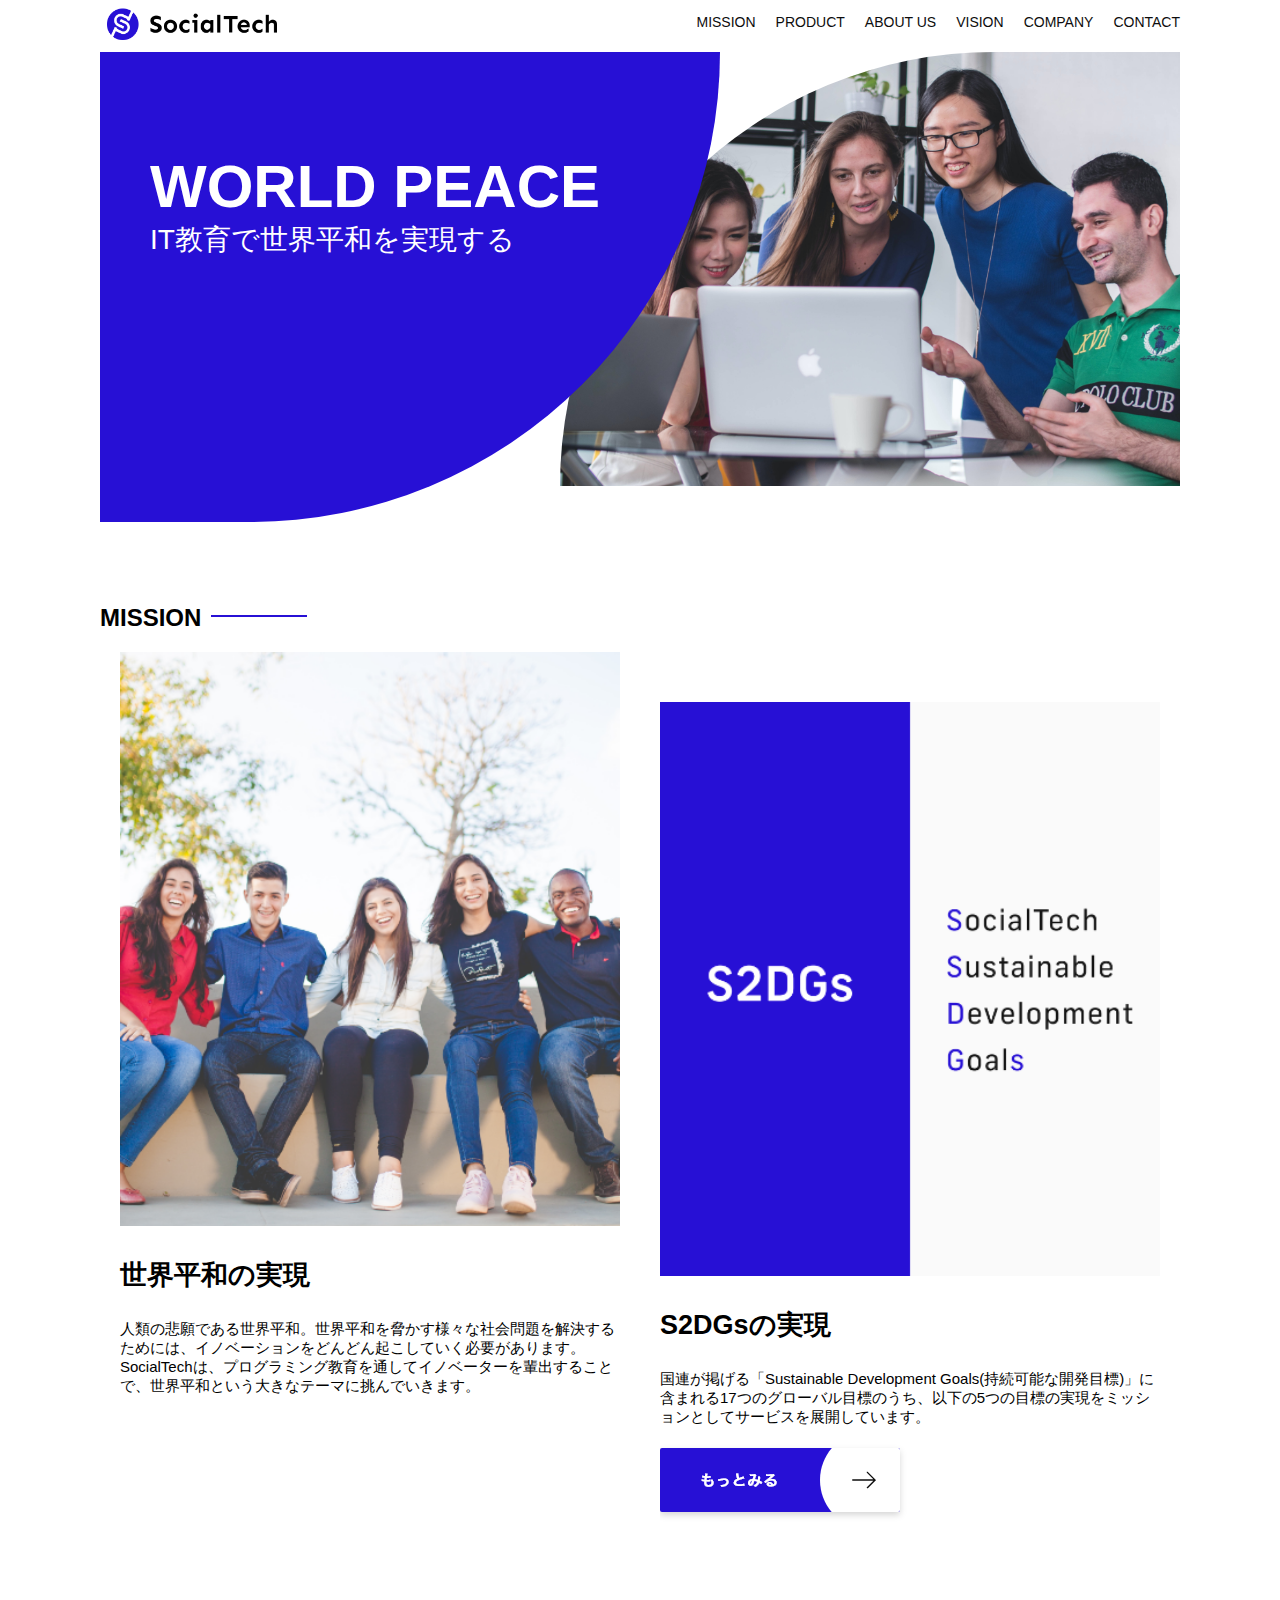
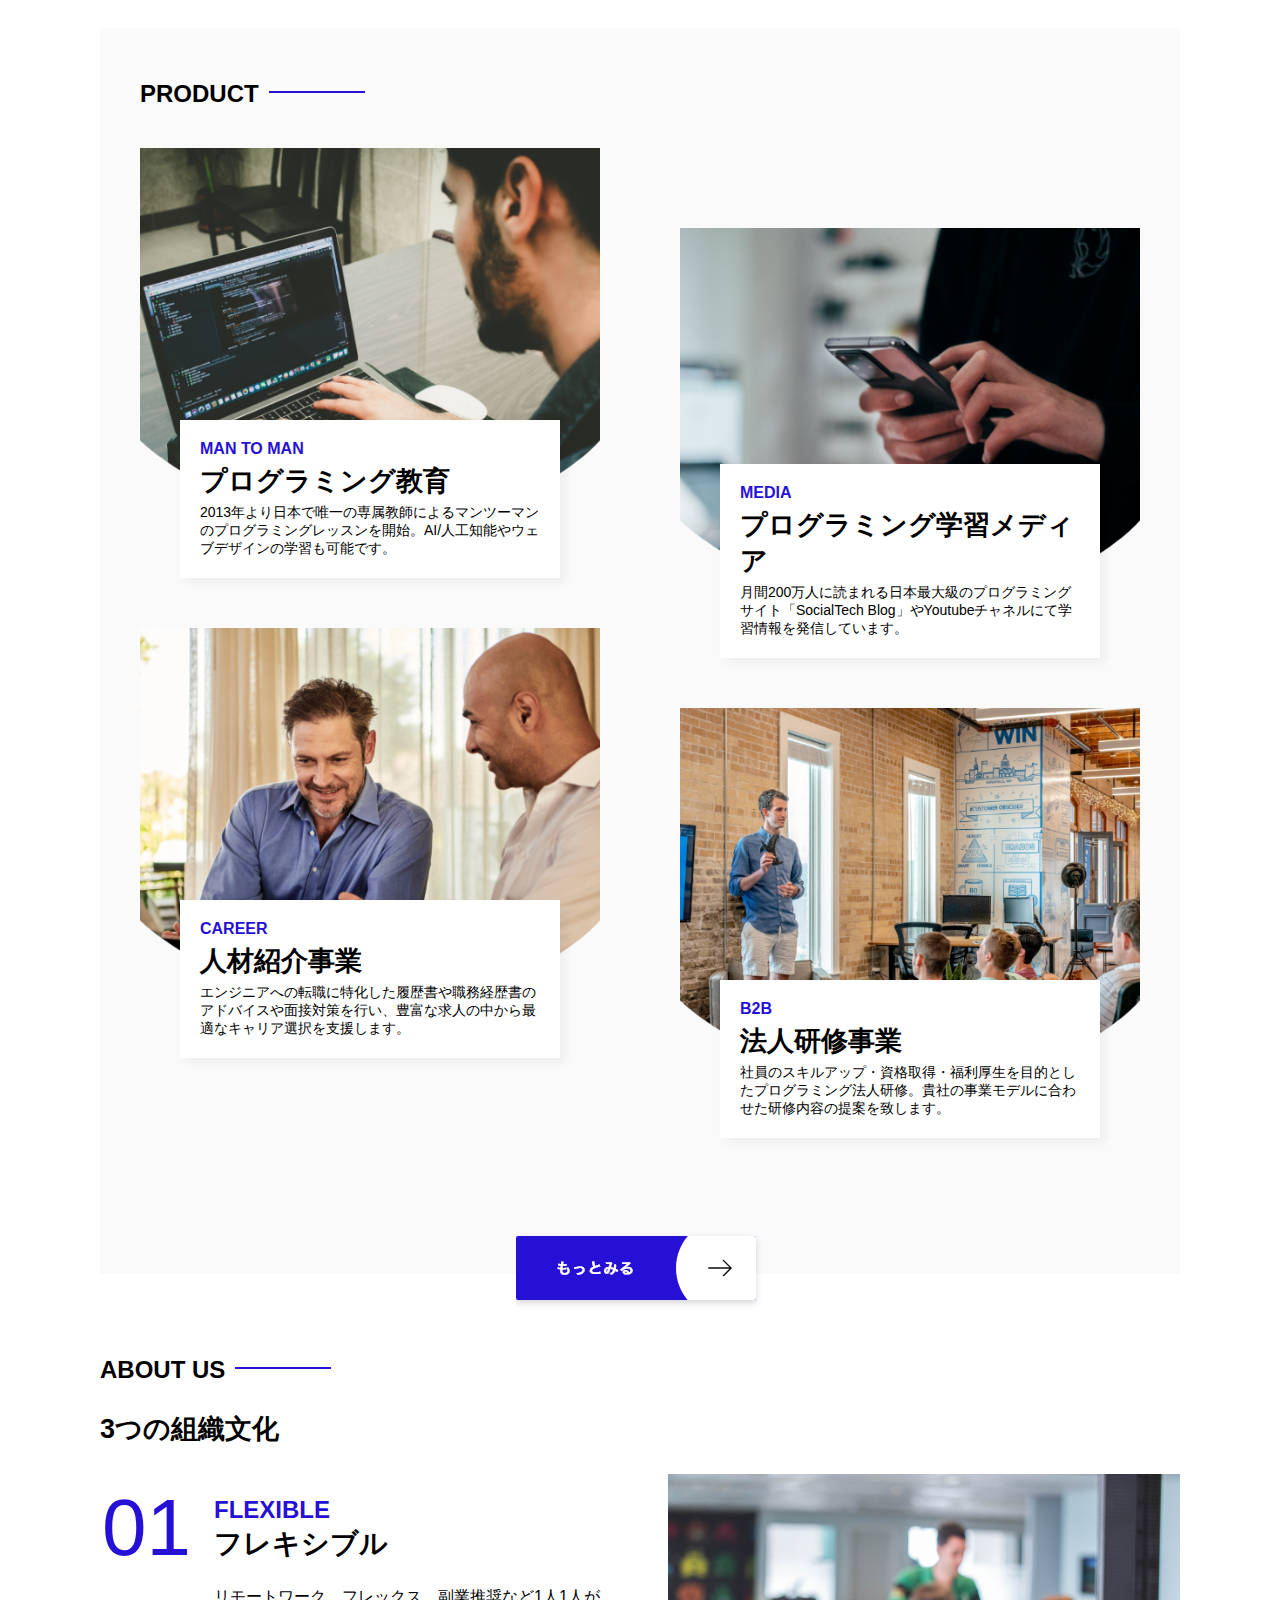
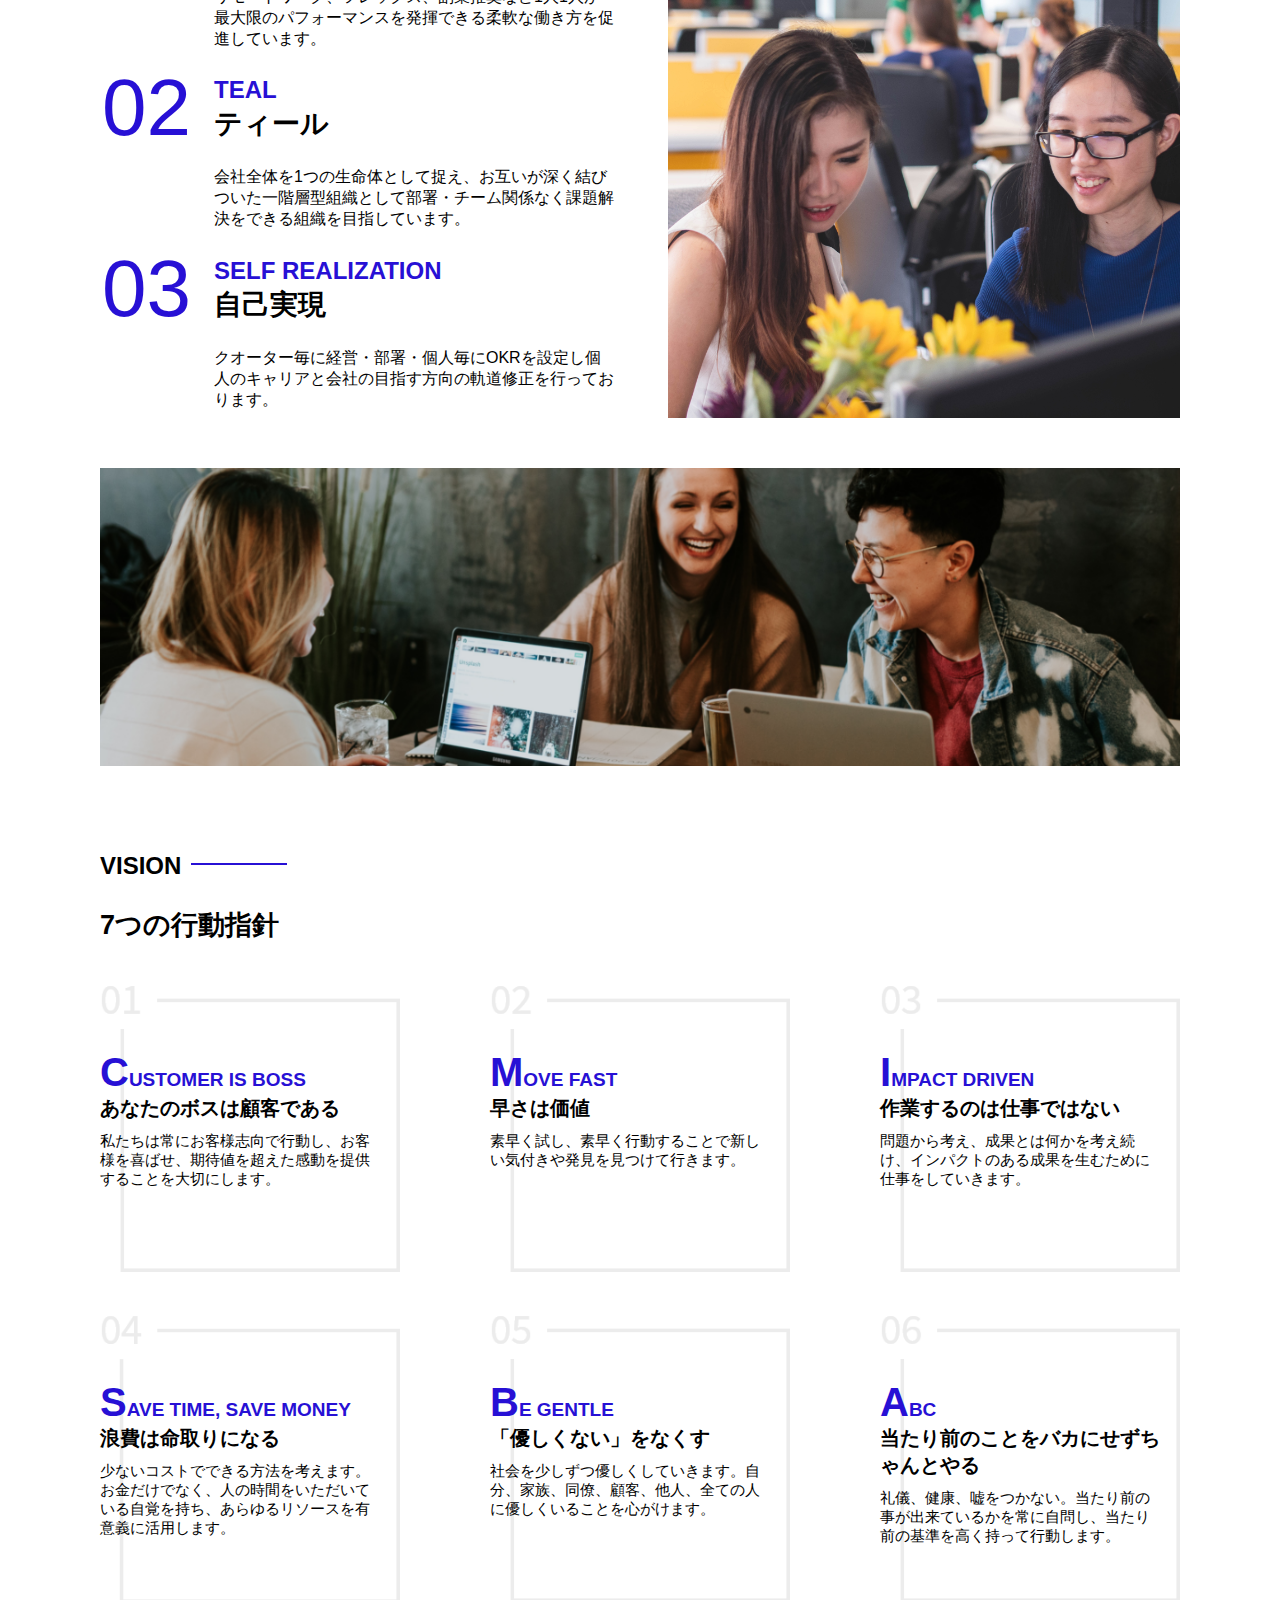
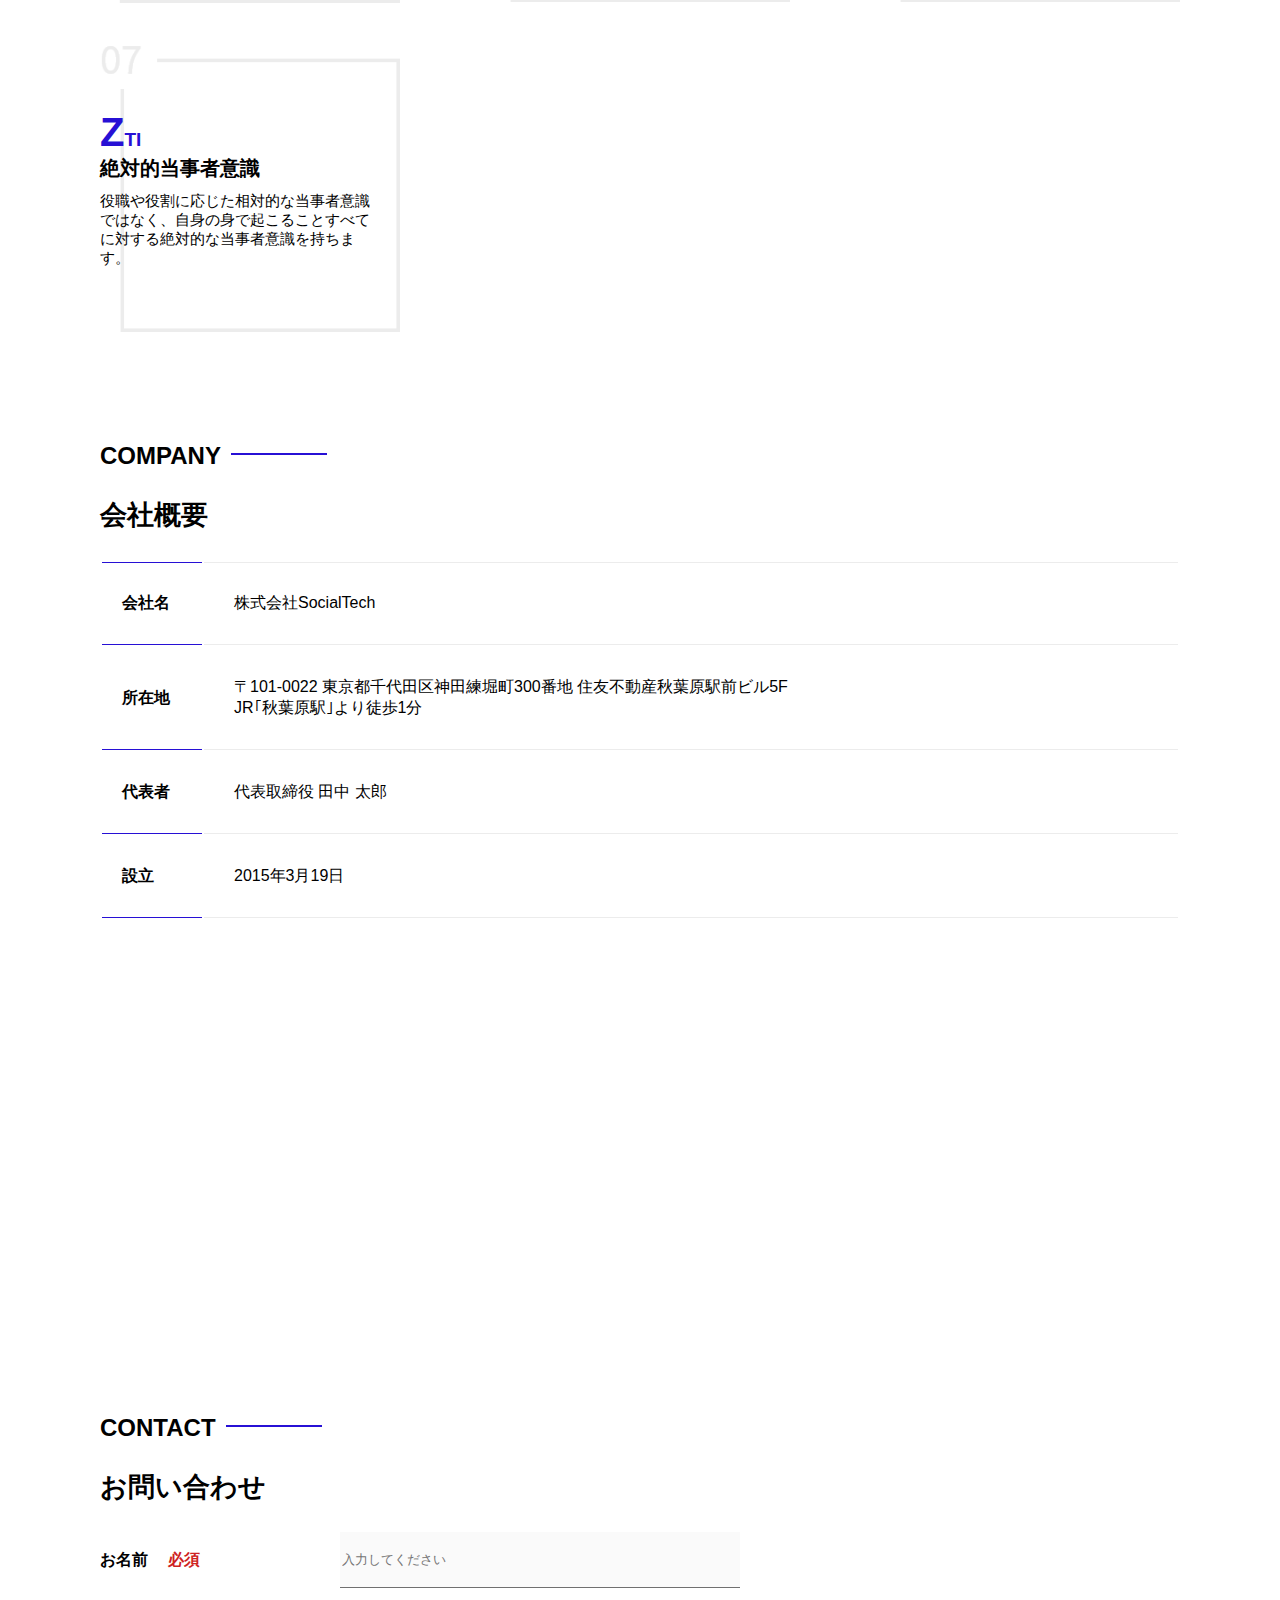
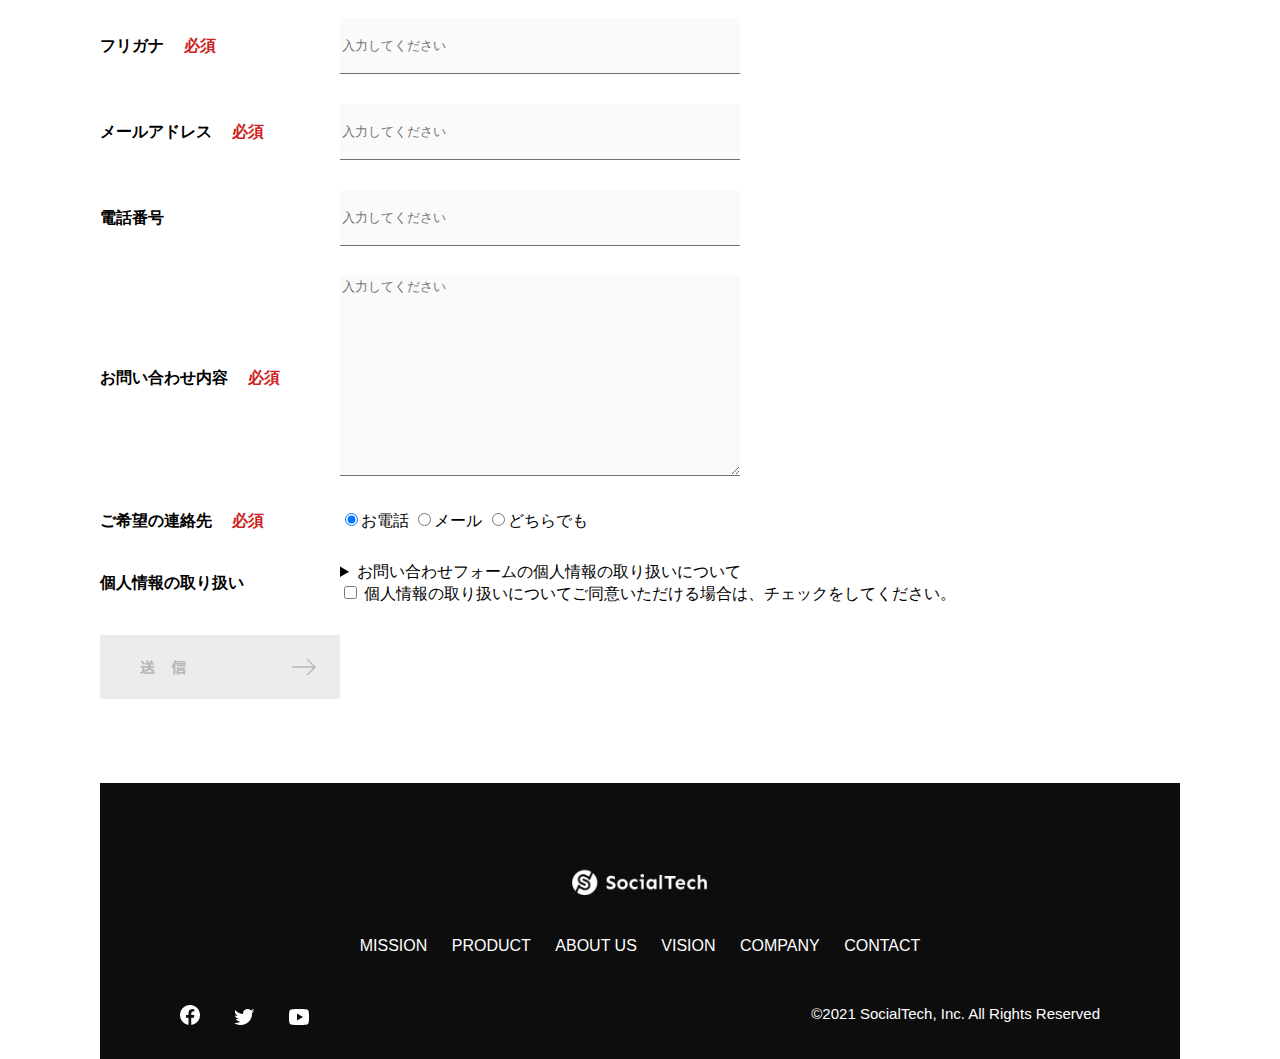
<file: kadai_tutorial_output/index.html>
<!DOCTYPE html>
<html>
  <head>
    <title>SocialTech</title>
    <meta charset="utf-8">
    <meta name="description" content="SocialTechはEdTech業界のリーディングカンパニーを目指します。">
    <meta name="viewport" content="width=device-width, initial-scale=1.0">
    <link rel="stylesheet" href="style.css">
  </head>
  <body>
    <!-- ヘッダー -->
     <header>
      <!-- ロゴ -->
       <a href="index.html" id="logo">
        <img src="images/logo.png" alt="トップページに戻る"></a>
        <!-- PC用ナビゲーション -->
         <nav id="nav-pc">
          <ul>
            <li><a href="mission.html">MISSION</a></li>
            <li><a href="product.html">PRODUCT</a></li>
            <li><a href="index.html#aboutus">ABOUT US</a></li>
            <li><a href="index.html#vision">VISION</a></li>
            <li><a href="index.html#company">COMPANY</a></li>
            <li><a href="index.html#contact">CONTACT</a></li>
          </ul>
         </nav>
         <!-- スマホ用メニューボタン -->
          <button id="menu-sp" onclick="document.getElementById('nav-sp').style.display='block'">
            <img src="images/button-menu.png" alt="ナビゲーションを開く">
          </button>
          <!-- スマホ用ナビゲーション -->
           <div id="nav-sp">
            <button id="close" onclick="document.getElementById('nav-sp').style.display='none'">
              <img src="images/button-close.png" alt="ナビゲーションを閉じる">
            </button>
            <nav>
              <ul>
                <li>
                  <a id="logo-sp" href="index.html" onclick="document.getElementById('nav-sp').style.display='none'"><img src="images/logo-sp.png" alt="トップページに戻る"></a>
                </li>
                <li><a class="menu" href="mission.html" onclick="document.getElementById('nav-sp').style.display = 'none'">MISSION</a></li>
                <li><a class="menu" href="product.html" onclick="document.getElementById('nav-sp').style.display = 'none'">PRODUCT</a></li>
                <li><a class="menu" href="index.html#aboutus" onclick="document.getElementById('nav-sp').style.display = 'none'">ABOUT US</a></li>
                <li><a class="menu" href="index.html#vision" onclick="document.getElementById('nav-sp').style.display = 'none'">VISION</a></li>
                <li><a class="menu" href="index.html#company" onclick="document.getElementById('nav-sp').style.display = 'none'">COMPANY</a></li>
                <li><a class="menu" href="index.html#contact" onclick="document.getElementById('nav-sp').style.display = 'none'">CONTACT</a></li>
              </ul>
            </nav>
            <div id="sns">
              <a href="https://www.facebook.com/sejuku2013">
                <img src="images/button-facebook.png" alt="Facebookのリンク">
              </a>
              <a href="https://twitter.com/samuraijuku">
                <img src="images/button-twitter.png" alt="Twitterのリンク">
              </a>
              <a href="https://www.youtube.com/channel/UCCFOQO5aDK0xXam4cUQXT8g">
                <img src="images/button-youtube.png" alt="YouTubeのリンク">
              </a>
            </div>
           </div>
     </header>
     <main>
      <article>
        <!-- メインビジュアル -->
         <section id="main-visual">
          <div id="main-message">
            <h1>WORLD PEACE</h1>
            <p>IT教育で世界平和を実現する</p>
          </div>
          <img src="images/index/index-main.png" alt="PCの周りに集まる多国籍の仲間たち">
         </section>
         <!-- ミッション -->
          <section id="mission">
            <h2 class="index-h2">MISSION</h2>
            <div id="mission-flex">
              <div>
                <img id="mission-photo" src="images/index/index-mission.png" alt="屋外のベンチで写真を撮影する多国籍の仲間たち">
                <h3>世界平和の実現</h3>
                <p>人類の悲願である世界平和。世界平和を脅かす様々な社会問題を解決するためには、イノベーションをどんどん起こしていく必要があります。SocialTechは、プログラミング教育を通してイノベーターを輩出することで、世界平和という大きなテーマに挑んでいきます。
                </p>
              </div>
              <div>
                <img id="s2dgs" src="images/index/s2dgs.png" alt="S2DGs">
                <h3>S2DGsの実現</h3>
                <p>国連が掲げる「Sustainable Development Goals(持続可能な開発目標)」に含まれる17つのグローバル目標のうち、以下の5つの目標の実現をミッションとしてサービスを展開しています。
                </p>
                <a href="mission.html">
                  <img src="images/button-more.png" alt="もっとみる">
                </a>
              </div>
            </div>
          </section>
          <!-- プロダクト -->
           <section id="product">
            <h2 class="index-h2">PRODUCT</h2>
            <div class="product-flex">
              <div id="product-left">
                <div>
                  <img class="product-photo" src="images/index/index-mantoman.png" alt="PCでコードを書く男性">
                  <div class="product-explain">
                    <span>MAN TO MAN</span>
                    <h3>プログラミング教育</h3>
                    <p>2013年より日本で唯一の専属教師によるマンツーマンのプログラミングレッスンを開始。AI/人工知能やウェブデザインの学習も可能です。</p>
                  </div>
                </div>
                <div>
                  <img class="product-photo" src="images/index/index-career.png" alt="笑顔で話し合う2人の男性">
                  <div class="product-explain">
                    <span>CAREER</span>
                    <h3>人材紹介事業</h3>
                    <p>エンジニアへの転職に特化した履歴書や職務経歴書のアドバイスや面接対策を行い、豊富な求人の中から最適なキャリア選択を支援します。</p>
                  </div>
                </div>
              </div>
              <div id="product-right">
                <div>
                  <img class="product-photo" src="images/index/index-media.png" alt="スマートフォンを操作する人">
                  <div class="product-explain">
                    <span>MEDIA</span>
                    <h3>プログラミング学習メディア</h3>
                    <p>月間200万人に読まれる日本最大級のプログラミングサイト「SocialTech Blog」やYoutubeチャネルにて学習情報を発信しています。</p>
                  </div>
                </div>
                <div>
                  <img class="product-photo" src="images/index/index-b2b.png" alt="公演中の男性とそれを聞く人々">
                  <div class="product-explain">
                    <span>B2B</span>
                    <h3>法人研修事業</h3>
                    <p>社員のスキルアップ・資格取得・福利厚生を目的としたプログラミング法人研修。貴社の事業モデルに合わせた研修内容の提案を致します。</p>
                  </div>
                </div>
              </div>
            </div>
            <div id="product-more">
              <a href="product.html">
                <img src="images/button-more.png" alt="もっとみる">
              </a>
            </div>
           </section>
           <!-- ABOUT US -->
            <section id="aboutus">
              <h2 class="index-h2">ABOUT US</h2>
              <h3>3つの組織文化</h3>
              <div>
                <table class="culture-table">
                  <tr>
                    <td class="culture-num">01</td>
                    <th><span class="culture-en">FLEXIBLE</span><br>フレキシブル</th>
                  </tr>
                  <tr>
                    <td>
                      <!-- 空のセル -->
                    </td>
                    <td class="culture-description">リモートワーク、フレックス、副業推奨など1人1人が最大限のパフォーマンスを発揮できる柔軟な働き方を促進しています。</td>
                  </tr>
                  <tr>
                    <td class="culture-num">02</td>
                    <th><span class="culture-en">TEAL</span><br>ティール</th>
                  </tr>
                  <tr>
                    <td>
                      <!-- 空のセル -->
                    </td>
                    <td class="culture-description">会社全体を1つの生命体として捉え、お互いが深く結びついた一階層型組織として部署・チーム関係なく課題解決をできる組織を目指しています。</td>
                  </tr>
                  <tr>
                    <td class="culture-num">03</td>
                    <th><span class="culture-en">SELF REALIZATION</span><br>自己実現</th>
                  </tr>
                  <tr>
                    <td>
                      <!-- 空のセル -->
                    </td>
                    <td class="culture-description">クオーター毎に経営・部署・個人毎にOKRを設定し個人のキャリアと会社の目指す方向の軌道修正を行っております。</td>
                  </tr>
                </table>
                  <img class="culture-img" src="images/index/index-aboutus1.png" alt="笑顔で話し合う2人の女性">
              </div>
                <img class="culture-img2" src="images/index/index-aboutus2.png" alt="笑顔で話し合う3人の男女">
            </section>
            <!-- VISION -->
             <section id="vision">
              <h2 class="index-h2">VISION</h2>
              <h3>7つの行動指針</h3>
              <div>
                <div class="vision-box">
                  <img src="images/index/vision-01.png" alt="01">
                  <div>
                    <h4>CUSTOMER IS BOSS</h4>
                    <h5>あなたのボスは顧客である</h5>
                    <p>私たちは常にお客様志向で行動し、お客様を喜ばせ、期待値を超えた感動を提供することを大切にします。</p>
                  </div>
                </div>
                <div class="vision-box">
                  <img src="images/index/vision-02.png" alt="02">
                  <div>
                    <h4>MOVE FAST</h4>
                    <h5>早さは価値</h5>
                    <p>素早く試し、素早く行動することで新しい気付きや発見を見つけて行きます。</p>
                  </div>
                </div>
                <div class="vision-box">
                  <img src="images/index/vision-03.png" alt="03">
                  <div>
                    <h4>IMPACT DRIVEN</h4>
                    <h5>作業するのは仕事ではない</h5>
                    <p>問題から考え、成果とは何かを考え続け、インパクトのある成果を生むために仕事をしていきます。</p>
                  </div>
                </div>
                <div class="vision-box">
                  <img src="images/index/vision-04.png" alt="04">
                  <div>
                    <h4>SAVE TIME, SAVE MONEY</h4>
                    <h5>浪費は命取りになる</h5>
                    <p>少ないコストでできる方法を考えます。お金だけでなく、人の時間をいただいている自覚を持ち、あらゆるリソースを有意義に活用します。</p>
                  </div>
                </div>
                <div class="vision-box">
                  <img src="images/index/vision-05.png" alt="05">
                  <div>
                    <h4>BE GENTLE</h4>
                    <h5>「優しくない」をなくす</h5>
                    <p>社会を少しずつ優しくしていきます。自分、家族、同僚、顧客、他人、全ての人に優しくいることを心がけます。</p>
                  </div>
                </div>
                <div class="vision-box">
                  <img src="images/index/vision-06.png" alt="06">
                  <div>
                    <h4>ABC</h4>
                    <h5>当たり前のことをバカにせずちゃんとやる</h5>
                    <p>礼儀、健康、嘘をつかない。当たり前の事が出来ているかを常に自問し、当たり前の基準を高く持って行動します。</p>
                  </div>
                </div>
                <div class="vision-box">
                  <img src="images/index/vision-07.png" alt="07">
                  <div>
                    <h4>ZTI</h4>
                    <h5>絶対的当事者意識</h5>
                    <p>役職や役割に応じた相対的な当事者意識ではなく、自身の身で起こることすべてに対する絶対的な当事者意識を持ちます。</p>
                  </div>
                </div>
              </div>
             </section>
             <!-- COMPANY -->
              <section id="company">
                <h2 class="index-h2">COMPANY</h2>
                <h3>会社概要</h3>
                <table id="company-table">
                  <tr>
                    <th class="tableheader tableheader-first">会社名</th>
                    <td class="cell cell-first">株式会社SocialTech</td>
                  </tr>
                  <tr>
                    <th class="tableheader">所在地</th>
                    <td class="cell">〒101-0022 東京都千代田区神田練堀町300番地 住友不動産秋葉原駅前ビル5F<br>JR｢秋葉原駅｣より徒歩1分</td>
                  </tr>
                  <tr>
                    <th class="tableheader">代表者</th>
                    <td class="cell">代表取締役 田中 太郎</td>
                  </tr>
                  <tr>
                    <th class="tableheader">設立</th>
                    <td class="cell">2015年3月19日</td>
                  </tr>
                </table>
                <iframe src="https://www.google.com/maps/embed?pb=!1m18!1m12!1m3!1d3240.068855133681!2d139.77207767578852!3d35.69992317258122!2m3!1f0!2f0!3f0!3m2!1i1024!2i768!4f13.1!3m3!1m2!1s0x60188fee13660e23%3A0x77137876edf742ac!2z5L2P5Y-L5LiN5YuV55Sj56eL6JGJ5Y6f6aeF5YmN44OT44Or!5e0!3m2!1sja!2sjp!4v1723715484995!5m2!1sja!2sjp" width="600" height="450" style="border:0;" allowfullscreen="" loading="lazy" referrerpolicy="no-referrer-when-downgrade"></iframe>
              </section>
              <section id="contact">
                <h2 class="index-h2">CONTACT</h2>
                <h3>お問い合わせ</h3>
                <form>
                  <div>
                    <div class="contact-heading">
                      <label class="contact-label">お名前<span class="contact-span">必須</span></label>
                    </div>
                    <div>
                      <input type="text" name="name" placeholder="入力してください" class="contact-textbox">
                    </div>
                  </div>
                  <div>
                    <div class="contact-heading">
                      <label class="contact-label">フリガナ<span class="contact-span">必須</span></label>
                    </div>
                    <div>
                      <input type="text" name="hurigana" placeholder="入力してください" class="contact-textbox">
                    </div>
                  </div>
                  <div>
                    <div class="contact-heading">
                      <label class="contact-label">メールアドレス<span class="contact-span">必須</span></label>
                    </div>
                    <div>
                      <input type="text" name="email" placeholder="入力してください" class="contact-textbox">
                    </div>
                  </div>
                  <div>
                    <div class="contact-heading">
                      <label class="contact-label">電話番号</label>
                    </div>
                    <div>
                      <input type="text" name="tel" placeholder="入力してください" class="contact-textbox">
                    </div>
                  </div>
                  <div>
                    <div class="contact-heading">
                      <label class="contact-label">お問い合わせ内容<span class="contact-span">必須</span></label>
                    </div>
                    <div>
                      <textarea class="contact-textarea" placeholder="入力してください" name="message"></textarea>
                    </div>
                  </div>
                  <div>
                    <div class="contact-heading">
                      <label class="contact-label">ご希望の連絡先<span class="contact-span">必須</span></label>
                    </div>
                    <div>
                      <input class="radiobutton" type="radio" value="tel" name="contact" checked><label>お電話</label>
                      <input class="radiobutton" type="radio" value="mail" name="contact"><label>メール</label>
                      <input class="radiobutton" type="radio" value="both" name="contact"><label>どちらでも</label>
                    </div>
                  </div>  
                  <div>
                    <div class="contact-heading">
                      <label class="contact-label">個人情報の取り扱い</label>
                    </div>
                    <div>
                      <details>
                        <summary>お問い合わせフォームの個人情報の取り扱いについて</summary>
                        <div>
                          <dl>
                            <dt>1.組織の名称又は氏名</dt>
                            <dd>株式会社SocialTech</dd>
                            <dt>2.個人情報保護管理者(若しくはその代理人)の氏名又は職名、所属及び連絡先</dt>
                            <dd>
                              <p>鈴木 一郎 コーポレート部</p>
                              <p>メールアドレス:samurai@example.com</p>
                              <p>TEL:03-1234-5678</p>
                            </dd>
                            <dt>3.個人情報の利用目的</dt>
                            <dd>
                              <ul>
                                <li>本サービス及び本サービスに関連する情報の提供又はそれらに関する連絡のため</li>
                                <li>ユーザーの本人確認のため</li>
                                <li>当社サービスのご案内のため</li>
                                <li>当社の商品等の広告又は宣伝（電子メールによるものを含むものとします。)</li>
                              </ul>
                            </dd>
                            <dt>4.個人情報の取り扱い業務の委託</dt>
                            <dd>個人情報の取扱業務の全部または一部を外部に業務委託する場合があります。その際、弊社は、個人情報を適切に保護できる管理体制を敷き実行していることを条件として委託先を厳選したうえで、機密保持契約を委託先と締結し、お客様の個人情報を厳密に管理させます。</dd>
                            <dt>5.個人情報の開示等の請求</dt>
                            <dd>
                              お客様は、弊社に対してご自身の個人情報の開示等（利用目的の通知、開示、内容の訂正•追加•削除、利用の停止又は消去、第三者への提供の停止）に関して、当社問い合わせ窓口に申し出ることができます。<br>
                              その際、弊社はお客様ご本人を確認させていただいたうえで、合理的な期間内に対応いたします。<br>
                              なお、個人情報に関する弊社問い合わせ先は、次の通りです。
                            </dd>
                            <dd>
                              <p>株式会社SocialTech 個人情報問い合わせ窓口</p>
                              <p>〒150-0043 東京都千代田区神田練堀町300番地 住友不動産秋葉原駅前ビル５F</p>
                              <p>メールアドレス:samurai@example.com TEL:03-1234-5678</p>
                            </dd>
                            <dt>6.個人情報を提供されることの任意性について</dt>
                            <dd>お客様がご自身の個人情報を弊社に提供されるか否かは、お客様のご判断によりますが、もしご提供されない場合には、適切なサービスが提供できない場合がありますので予めご了承ください。</dd>
                          </dl>
                        </div>
                      </details>
                      <input type="checkbox" name="agree">
                      <span>個人情報の取り扱いについてご同意いただける場合は、チェックをしてください。</span>
                    </div>
                  </div>
                  <input type="image" src="images/button-submit.png" alt="送信する">
                </form>
              </section>
      </article>
     </main>
     <footer>
      <div id="footer-logo">
        <img src="images/logo-sp.png" alt="SocialTech">
      </div>
      <div id="footer-link">
        <a href="mission.html">MISSION</a>
        <a href="product.html">PRODUCT</a>
        <a href="index.html#aboutus">ABOUT US</a>
        <a href="index.html#vision">VISION</a>
        <a href="index.html#company">COMPANY</a>
        <a href="index.html#contact">CONTACT</a>
      </div>
      <div id="sns-footer">
        <div class="sns-btns">
          <a href="https://www.facebook.com/sejuku2013"><img src="images/button-facebook.png" alt="Facebookのリンク"></a>
          <a href="https://twitter.com/samuraijuku"><img src="images/button-twitter.png" alt="Twitterのリンク"></a>
          <a href="https://www.youtube.com/channel/UCCFOQO5aDK0xXam4cUQXT8g"><img src="images/button-youtube.png" alt="Youtubeのリンク"></a>
        </div>
        <p id="copyright">&copy;2021 SocialTech, Inc. All Rights Reserved</p>
      </div>
     </footer>
  </body>
</html>
</file>
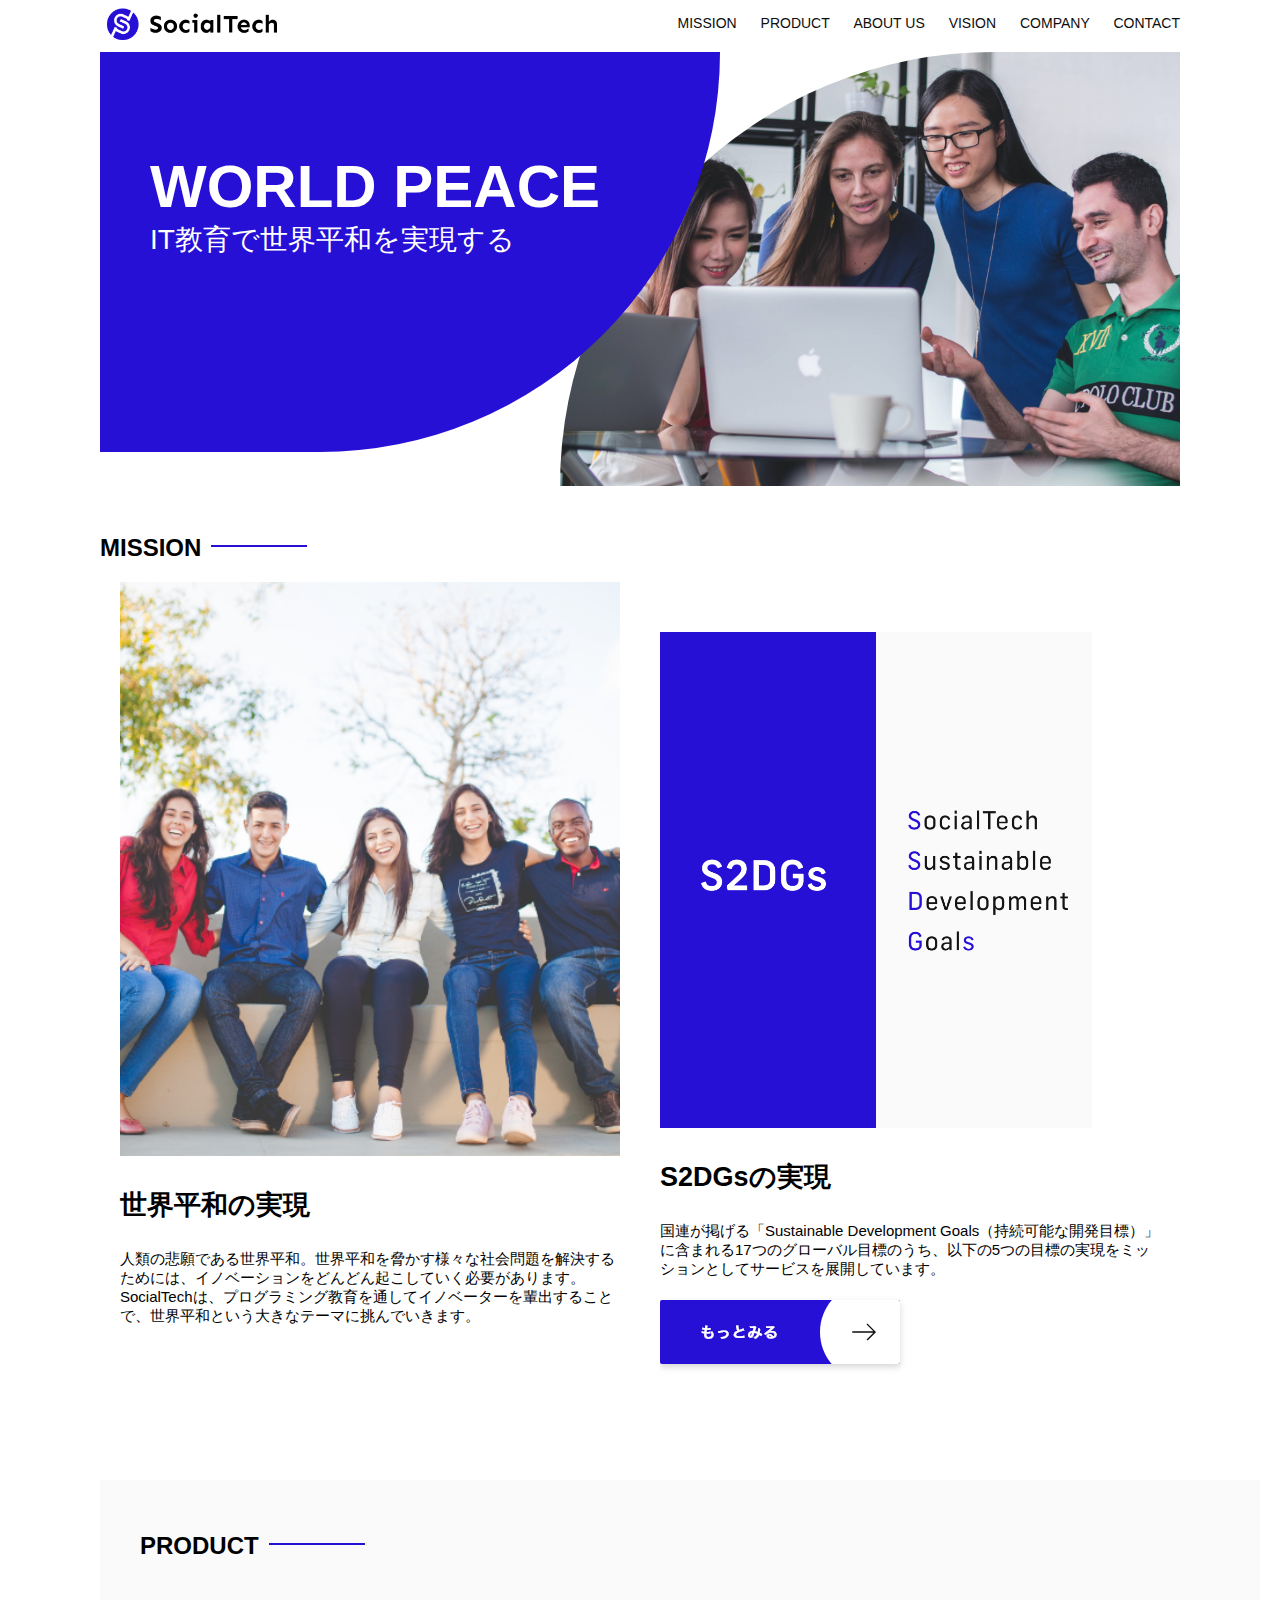
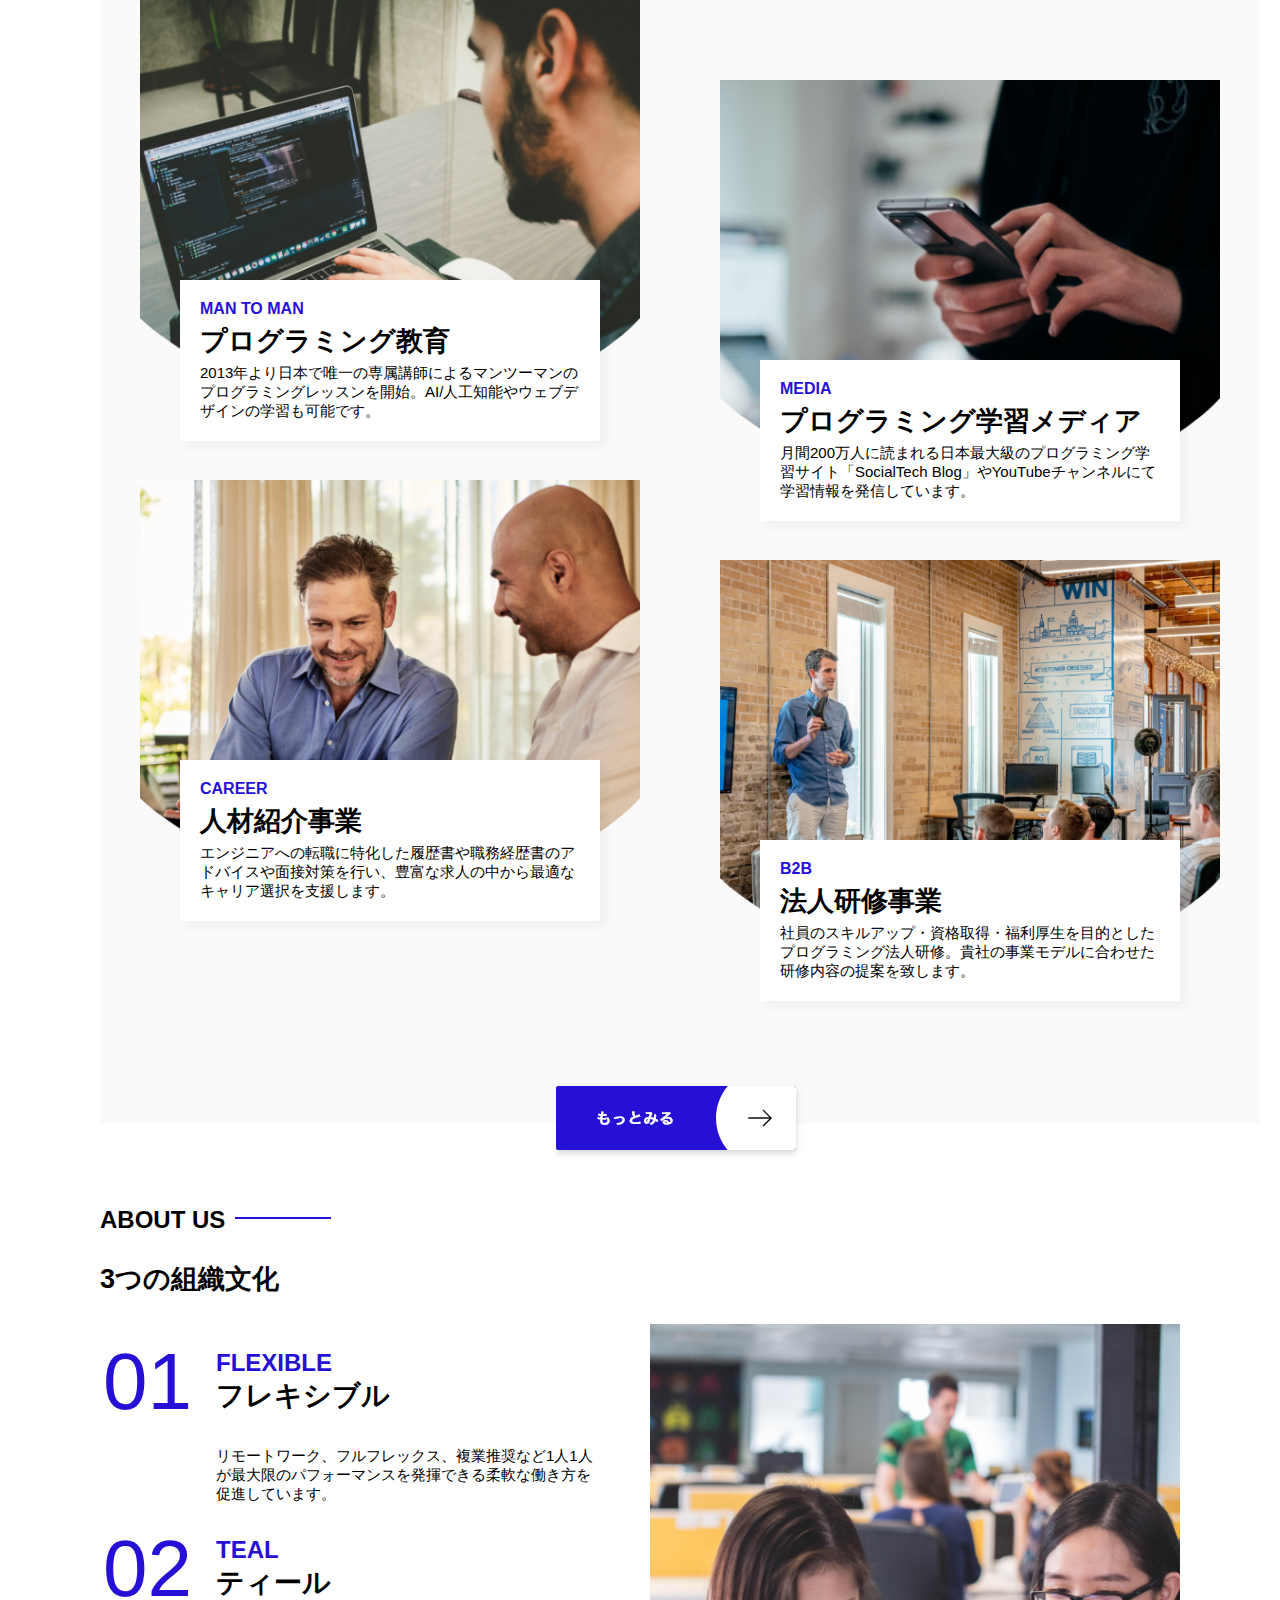
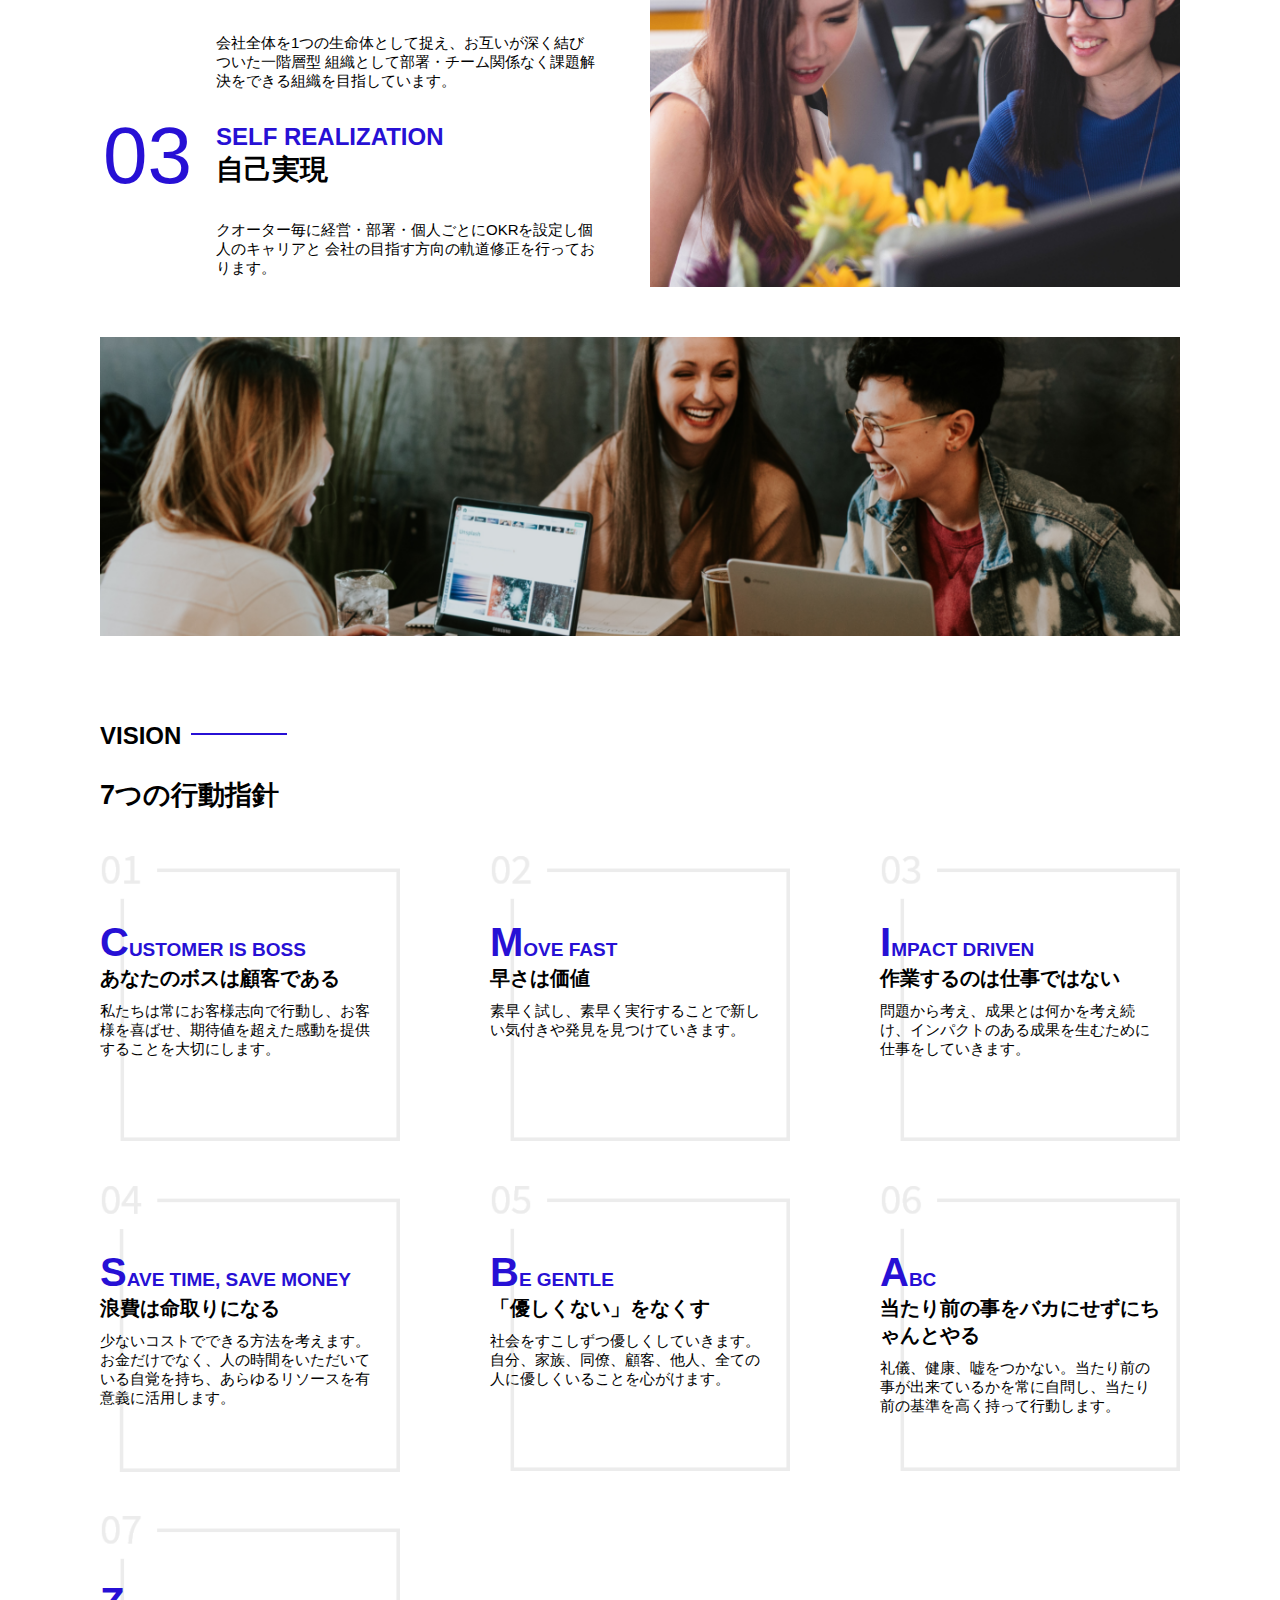
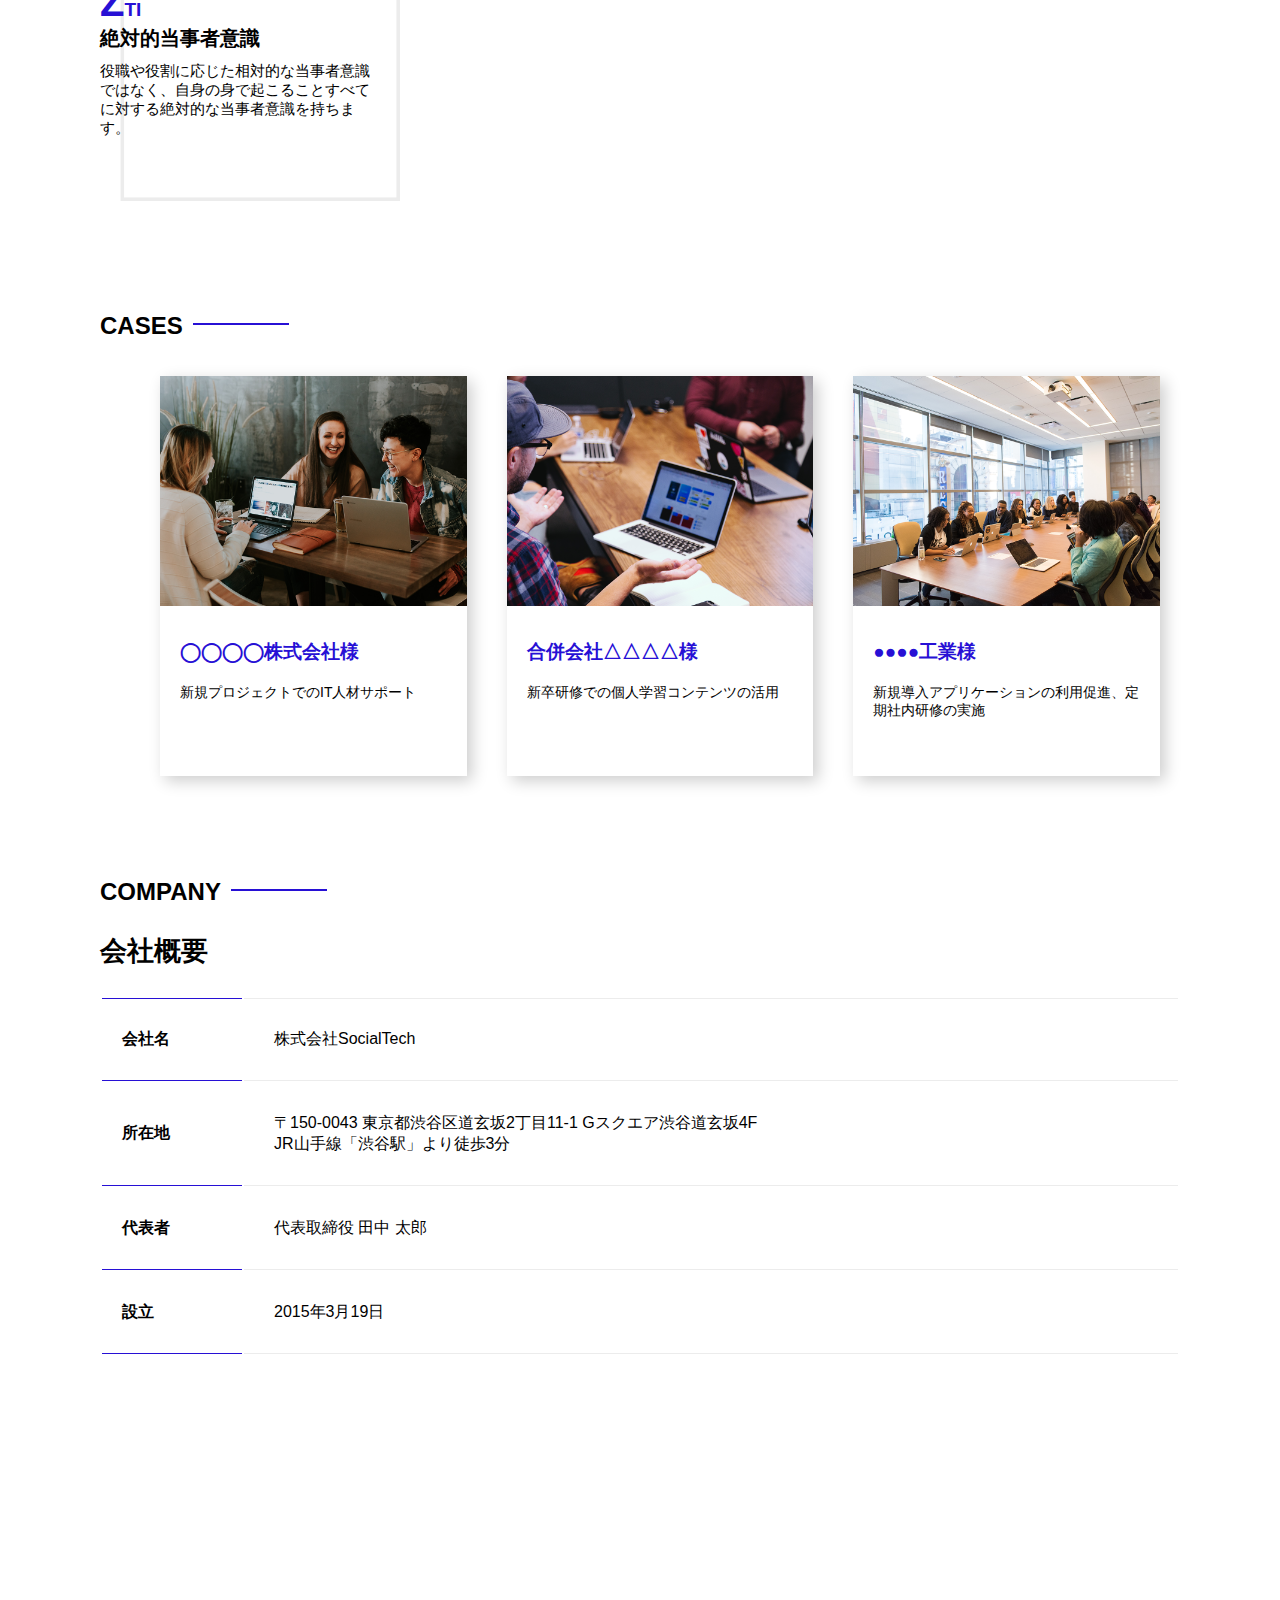
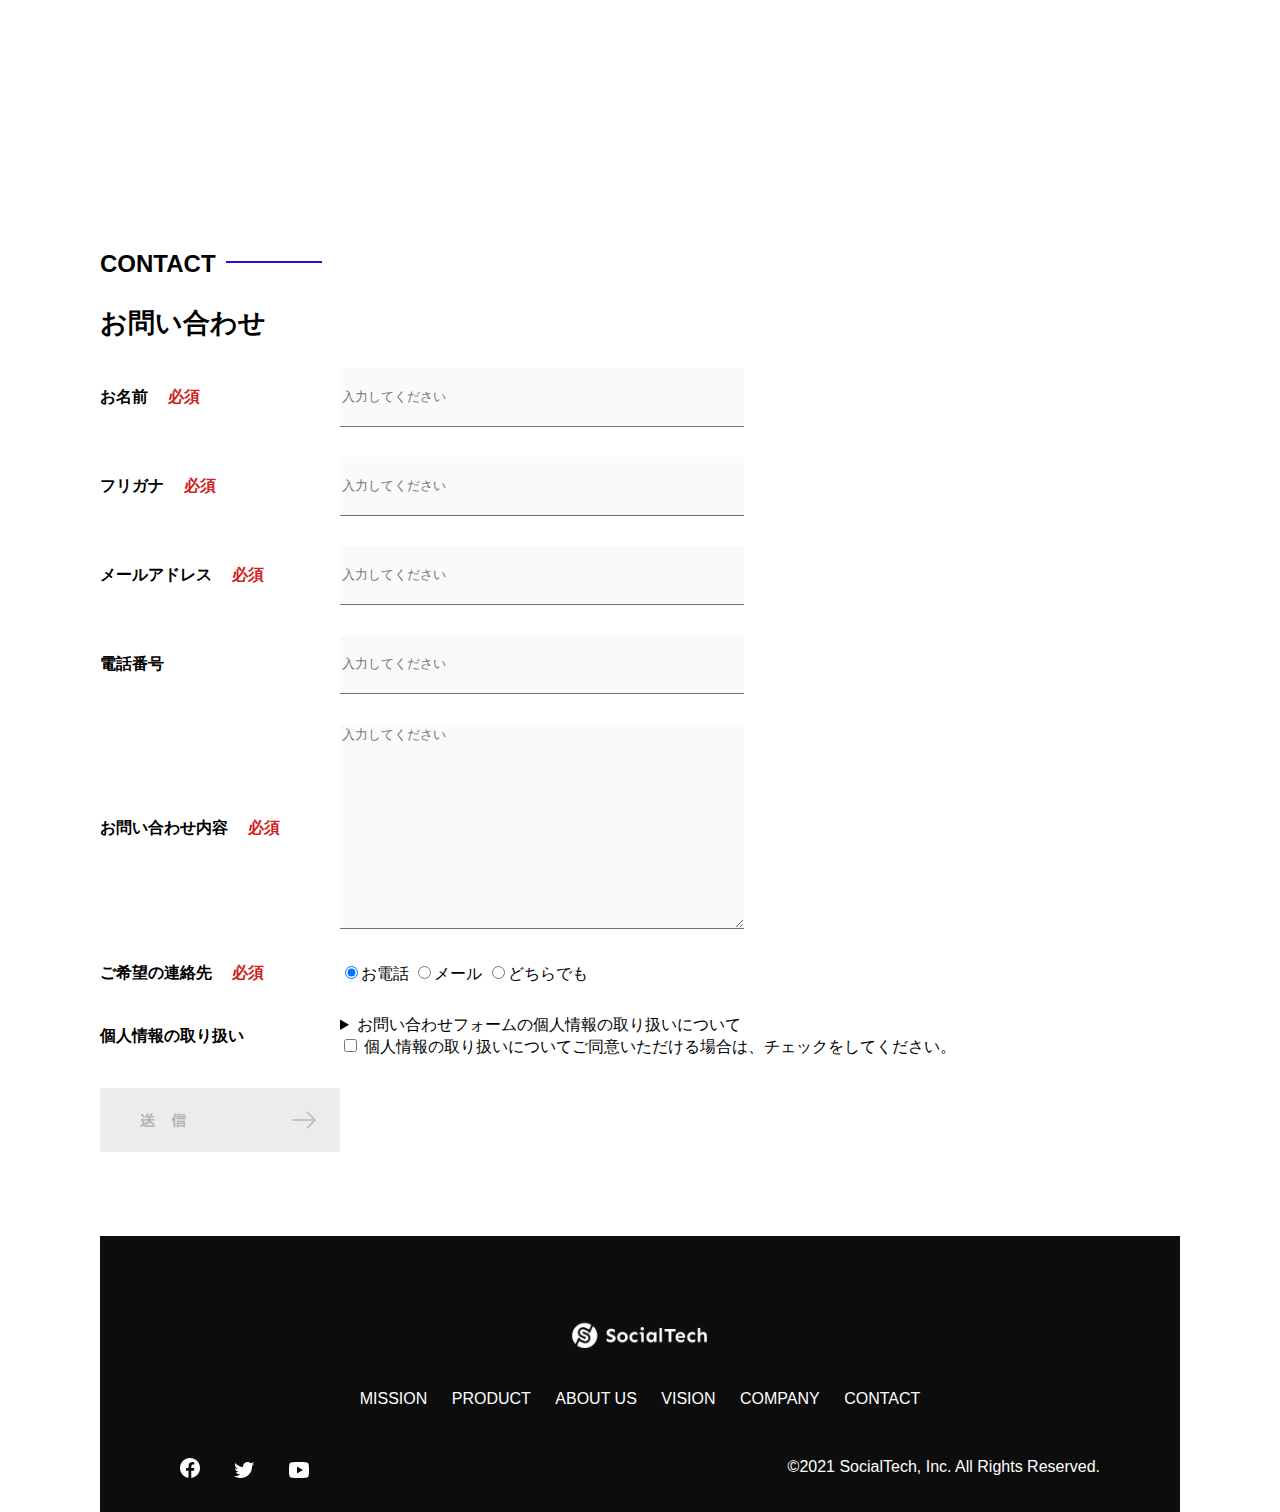
<file: socialtech-kadai_012/index.html>
<!DOCTYPE html>
<html>
  <head>
    <title>SocialTech</title>
    <meta charset="UTF-8" />
    <meta
      name="description"
      content="SocialTechはEdTech業界のリーディングカンパニーを目指します。"
    />
    <meta name="viewport" content="width=device-width, initial-scale=1.0" />
    <link rel="stylesheet" href="style.css" />
  </head>
  <body>
    <!-- ヘッダー -->
    <header>
      <!-- ロゴ -->
      <a href="index.html" id="logo"
        ><img src="images/logo.png" alt="トップページに戻る"
      /></a>

      <!-- PC用ナビゲーション -->
      <nav id="nav-pc">
        <a href="mission.html">MISSION</a>
        <a href="product.html">PRODUCT</a>
        <a href="index.html#aboutus">ABOUT US</a>
        <a href="index.html#vision">VISION</a>
        <a href="index.html#company">COMPANY</a>
        <a href="index.html#contact">CONTACT</a>
      </nav>
    </header>
    <main>
      <article>
        <!-- メインビジュアル -->
        <section id="main-visual">
          <div id="main-message">
            <h1>WORLD PEACE</h1>
            <p>IT教育で世界平和を実現する</p>
          </div>
          <img
            src="images/index/index-main.png"
            alt="PCの周りに集まる多国籍の仲間たち"
          />
        </section>
        <!--ミッション-->
        <section id="mission">
          <h2 class="index-h2">MISSION</h2>
          <div id="mission-flex">
            <div>
              <img
                id="mission-photo"
                src="images/index/index-mission.png"
                alt="屋外のベンチで写真を撮影する多国籍の仲間たち"
              />
              <h3>世界平和の実現</h3>
              <p>
                人類の悲願である世界平和。世界平和を脅かす様々な社会問題を解決するためには、イノベーションをどんどん起こしていく必要があります。SocialTechは、プログラミング教育を通してイノベーターを輩出することで、世界平和という大きなテーマに挑んでいきます。
              </p>
            </div>
            <div>
              <img id="s2dgs" src="images/index/s2dgs.png" alt="S2DGs" />
              <h3>S2DGsの実現</h3>
              <p>
                国連が掲げる「Sustainable Development
                Goals（持続可能な開発目標）」に含まれる17つのグローバル目標のうち、以下の5つの目標の実現をミッションとしてサービスを展開しています。
              </p>
              <a href="mission.html">
                <img src="images/button-more.png" alt="もっとみる" />
              </a>
            </div>
          </div>
        </section>
        <!-- プロダクト -->
        <section id="product">
          <h2 class="index-h2">PRODUCT</h2>
          <div>
            <div id="product-left">
              <div>
                <img
                  class="product-photo"
                  src="images/index/index-mantoman.png"
                  alt="PCでコードを書く男性"
                />
                <div class="product-explain">
                  <span>MAN TO MAN</span>
                  <h3>プログラミング教育</h3>
                  <p>
                    2013年より日本で唯一の専属講師によるマンツーマンのプログラミングレッスンを開始。AI/人工知能やウェブデザインの学習も可能です。
                  </p>
                </div>
              </div>
              <div>
                <img
                  class="product-photo"
                  src="images/index/index-career.png"
                  alt="笑顔で話し合う2人の男性"
                />
                <div class="product-explain">
                  <span>CAREER</span>
                  <h3>人材紹介事業</h3>
                  <p>
                    エンジニアへの転職に特化した履歴書や職務経歴書のアドバイスや面接対策を行い、豊富な求人の中から最適なキャリア選択を支援します。
                  </p>
                </div>
              </div>
            </div>
            <div id="product-right">
              <div>
                <img
                  class="product-photo"
                  src="images/index/index-media.png"
                  alt="スマートフォンを操作する人"
                />
                <div class="product-explain">
                  <span>MEDIA</span>
                  <h3>プログラミング学習メディア</h3>
                  <p>
                    月間200万人に読まれる日本最大級のプログラミング学習サイト「SocialTech
                    Blog」やYouTubeチャンネルにて学習情報を発信しています。
                  </p>
                </div>
              </div>
              <div>
                <img
                  class="product-photo"
                  src="images/index/index-b2b.png"
                  alt="講演中の男性とそれを聴く人々"
                />
                <div class="product-explain">
                  <span>B2B</span>
                  <h3>法人研修事業</h3>
                  <p>
                    社員のスキルアップ・資格取得・福利厚生を目的としたプログラミング法人研修。貴社の事業モデルに合わせた研修内容の提案を致します。
                  </p>
                </div>
              </div>
            </div>
          </div>
          <div>
            <a id="product-more" href="product.html">
              <img src="images/button-more.png" alt="もっとみる" />
            </a>
          </div>
        </section>
        <!---ABOUT US-->
        <section id="aboutus">
          <h2 class="index-h2">ABOUT US</h2>
          <h3>3つの組織文化</h3>
          <div>
            <table class="culture-table">
              <tr>
                <td>
                  <span class="culture-num">01</span>
                </td>
                <td>
                  <span class="culture-en">FLEXIBLE</span>
                  <span class="culture-jp">フレキシブル</span>
                </td>
              </tr>
              <tr>
                <td>
                  <!--空のセル-->
                </td>
                <td>
                  <p class="culture-description">
                    リモートワーク、フルフレックス、複業推奨など1人1人が最大限のパフォーマンスを発揮できる柔軟な働き方を促進しています。
                  </p>
                </td>
              </tr>
              <tr>
                <td>
                  <span class="culture-num">02</span>
                </td>
                <td>
                  <span class="culture-en">TEAL</span>
                  <span class="culture-jp">ティール</span>
                </td>
              </tr>
              <tr>
                <td>
                  <!--空のセル-->
                </td>
                <td>
                  <p class="culture-description">
                    会社全体を1つの生命体として捉え、お互いが深く結びついた一階層型
                    組織として部署・チーム関係なく課題解決をできる組織を目指しています。
                  </p>
                </td>
              </tr>
              <tr>
                <td>
                  <span class="culture-num">03</span>
                </td>
                <td>
                  <span class="culture-en">SELF REALIZATION</span>
                  <span class="culture-jp">自己実現</span>
                </td>
              </tr>
              <tr>
                <td>
                  <!--空のセル-->
                </td>
                <td>
                  <p class="culture-description">
                    クオーター毎に経営・部署・個人ごとにOKRを設定し個人のキャリアと
                    会社の目指す方向の軌道修正を行っております。
                  </p>
                </td>
              </tr>
            </table>
            <img
              class="culture-img"
              src="images/index/index-aboutus1.png"
              alt="笑顔で話し合う2人の女性"
            />
          </div>
          <img
            class="culture-img2"
            src="images/index/index-aboutus2.png"
            alt="笑顔で話し合う3人の男女"
          />
        </section>
        <!-- VISION -->
        <section id="vision">
          <h2 class="index-h2">VISION</h2>
          <h3>7つの行動指針</h3>
          <div>
            <div class="vision-box">
              <img src="images/index/vision-01.png" alt="01" />
              <span>
                <h4>CUSTOMER IS BOSS</h4>
                <h5>あなたのボスは顧客である</h5>
                <p>
                  私たちは常にお客様志向で行動し、お客様を喜ばせ、期待値を超えた感動を提供することを大切にします。
                </p>
              </span>
            </div>
            <div class="vision-box">
              <img src="images/index/vision-02.png" alt="02" />
              <span>
                <h4>MOVE FAST</h4>
                <h5>早さは価値</h5>
                <p>
                  素早く試し、素早く実行することで新しい気付きや発見を見つけていきます。
                </p>
              </span>
            </div>
            <div class="vision-box">
              <img src="images/index/vision-03.png" alt="03" />
              <span>
                <h4>IMPACT DRIVEN</h4>
                <h5>作業するのは仕事ではない</h5>
                <p>
                  問題から考え、成果とは何かを考え続け、インパクトのある成果を生むために仕事をしていきます。
                </p>
              </span>
            </div>
            <div class="vision-box">
              <img src="images/index/vision-04.png" alt="04" />
              <span>
                <h4>SAVE TIME, SAVE MONEY</h4>
                <h5>浪費は命取りになる</h5>
                <p>
                  少ないコストでできる方法を考えます。お金だけでなく、人の時間をいただいている自覚を持ち、あらゆるリソースを有意義に活用します。
                </p>
              </span>
            </div>
            <div class="vision-box">
              <img src="images/index/vision-05.png" alt="05" />
              <span>
                <h4>BE GENTLE</h4>
                <h5>「優しくない」をなくす</h5>
                <p>
                  社会をすこしずつ優しくしていきます。自分、家族、同僚、顧客、他人、全ての人に優しくいることを心がけます。
                </p>
              </span>
            </div>
            <div class="vision-box">
              <img src="images/index/vision-06.png" alt="06" />
              <span>
                <h4>ABC</h4>
                <h5>当たり前の事をバカにせずにちゃんとやる</h5>
                <p>
                  礼儀、健康、嘘をつかない。当たり前の事が出来ているかを常に自問し、当たり前の基準を高く持って行動します。
                </p>
              </span>
            </div>
            <div class="vision-box">
              <img src="images/index/vision-07.png" alt="07" />
              <span>
                <h4>ZTI</h4>
                <h5>絶対的当事者意識</h5>
                <p>
                  役職や役割に応じた相対的な当事者意識ではなく、自身の身で起こることすべてに対する絶対的な当事者意識を持ちます。
                </p>
              </span>
            </div>
          </div>
        </section>
        <!-- CASES -->
         <section id="cases">
          <h2 class="index-h2">CASES</h2>
          <ul>
            <li class="case-card"><img class="case-img" src="images/index/case-1.png" alt="仲良く語り合う3人">
              <div class="case-info">
                <h3 class="case-name">◯◯◯◯株式会社様</h3>
                <p class="case-content">新規プロジェクトでのIT人材サポート</p>
              </div>
            </li>
            <li class="case-card">
              <img class="case-img" src="images/index/case-2.png" alt="PCでコンテンツを見る">
              <div class="case-info">
                <h3 class="case-name">合併会社△△△△様</h3>
                <p class="case-content">新卒研修での個人学習コンテンツの活用</p>
              </div>
            </li>
            <li class="case-card">
              <img class="case-img" src="images/index/case-3.png" alt="社内研修中の会議室">
              <div class="case-info">
                <h3 class="case-name">●●●●工業様</h3>
                <p class="case-content">新規導入アプリケーションの利用促進、定期社内研修の実施</p>
              </div>
            </li>
          </ul>
         </section>

        <!-- COMPANY -->
        <section id="company">
          <h2 class="index-h2">COMPANY</h2>
          <h3>会社概要</h3>
          <table id="company-table">
            <tr>
              <th class="tableheader-first">会社名</th>
              <td class="cell-first">株式会社SocialTech</td>
            </tr>
            <tr>
              <th class="tableheader">所在地</th>
              <td class="cell">
                〒150-0043 東京都渋谷区道玄坂2丁目11-1 Gスクエア渋谷道玄坂4F<br />JR山手線「渋谷駅」より徒歩3分
              </td>
            </tr>
            <tr>
              <th class="tableheader">代表者</th>
              <td class="cell">代表取締役 田中 太郎</td>
            </tr>
            <tr>
              <th class="tableheader">設立</th>
              <td class="cell">2015年3月19日</td>
            </tr>
          </table>
          <iframe
            src="https://www.google.com/maps/embed?pb=!1m18!1m12!1m3!1d3241.7759544892483!2d139.69399665123464!3d35.65789123876098!2m3!1f0!2f0!3f0!3m2!1i1024!2i768!4f13.1!3m3!1m2!1s0x60188caa0042e8d1%3A0xba130bea826a7aa2!2z44CSMTUwLTAwNDMg5p2x5Lqs6YO95riL6LC35Yy66YGT546E5Z2C77yS5LiB55uu77yR77yR4oiS77yR!5e0!3m2!1sja!2sjp!4v1636872991912!5m2!1sja!2sjp"
            style="border: 0"
            allowfullscreen=""
            loading="lazy"
          >
          </iframe>
        </section>
        <!-- お問い合わせフォーム -->
        <section id="contact">
          <h2 class="index-h2">CONTACT</h2>
          <h3>お問い合わせ</h3>
          <form>
            <div>
              <div class="contact-heading">
                <label class="contact-label"
                  >お名前<span class="contact-span">必須</span></label
                >
              </div>
              <div class="contact-form">
                <input
                  type="text"
                  name="name"
                  placeholder="入力してください"
                  class="contact-textbox"
                />
              </div>
            </div>
            <div>
              <div class="contact-heading">
                <label class="contact-label"
                  >フリガナ<span class="contact-span">必須</span></label
                >
              </div>
              <div>
                <input
                  type="text"
                  name="hurigana"
                  placeholder="入力してください"
                  class="contact-textbox"
                />
              </div>
            </div>
            <div>
              <div class="contact-heading">
                <label class="contact-label"
                  >メールアドレス<span class="contact-span">必須</span></label
                >
              </div>
              <div>
                <input
                  type="text"
                  name="email"
                  placeholder="入力してください"
                  class="contact-textbox"
                />
              </div>
            </div>
            <div>
              <div class="contact-heading">
                <label class="contact-label">電話番号</label>
              </div>
              <div>
                <input
                  type="text"
                  name="tel"
                  placeholder="入力してください"
                  class="contact-textbox"
                />
              </div>
            </div>
            <div>
              <div class="contact-heading">
                <label class="contact-label"
                  >お問い合わせ内容<span class="contact-span">必須</span></label
                >
              </div>
              <div>
                <textarea
                  class="contact-textarea"
                  placeholder="入力してください"
                  name="message"
                ></textarea>
              </div>
            </div>
            <div>
              <div class="contact-heading">
                <label class="contact-label"
                  >ご希望の連絡先<span class="contact-span">必須</span></label
                >
              </div>
              <div>
                <input
                  class="radiobutton"
                  type="radio"
                  value="tel"
                  name="contact"
                  checked
                /><label>お電話</label>
                <input
                  class="radiobutton"
                  type="radio"
                  value="mail"
                  name="contact"
                /><label>メール</label>
                <input
                  class="radiobutton"
                  type="radio"
                  value="both"
                  name="contact"
                /><label>どちらでも</label>
              </div>
            </div>
            <div>
              <div class="contact-heading">
                <label class="contact-label">個人情報の取り扱い</label>
              </div>
              <div>
                <details>
                  <summary>
                    お問い合わせフォームの個人情報の取り扱いについて
                  </summary>
                  <div>
                    <span>１．組織の名称又は氏名</span><br />
                    株式会社SocialTech<br /><br />
                    <span
                      >２．個人情報保護管理者（若しくはその代理人）の氏名又は職名、所属及び連絡先
                      鈴木 一郎 コーポレート部</span
                    ><br />
                    メールアドレス：support@socialtech.net<br />
                    TEL：03-xxxx-xxxx<br />
                    <span>３．個人情報の利用目的</span><br />
                    ・本サービス及び本サービスに関連する情報の提供又はそれらに関する連絡のため<br />
                    ・ユーザーの本人確認のため<br />
                    ・当社サービスのご案内のため<br />
                    ・当社の商品等の広告または宣伝（電子メールによるものを含むものとします。）<br /><br />
                    <span>４．個人情報の取り扱い業務の委託</span><br />
                    個人情報の取扱業務の全部または一部を外部に業務委託する場合があります。<br />
                    その際、弊社は、個人情報を適切に保護できる管理体制を敷き実行していることを条件として<br />
                    委託先を厳選したうえで、機密保持契約を委託先と締結し、お客様の個人情報を厳密に管理させます。<br /><br />
                    <span>５．個人情報の開示等の請求</span><br />
                    お客様は、弊社に対してご自身の個人情報の開示等（利用目的の通知、開示、内容の訂正・追加・削除、利用の停止または消去、第三者への提供の停止）に関して、当社問合わせ窓口に申し出ることができます。<br />
                    その際、弊社はお客様ご本人を確認させていただいたうえで、合理的な期間内に対応いたします。<br /><br />
                    なお、個人情報に関する弊社問合わせ先は、次の通りです。<br /><br />
                    株式会社SocialTech　個人情報問合せ窓口<br />
                    〒150-0043　東京都渋谷区道玄坂2丁目11-1 Ｇスクエア渋谷道玄坂
                    4F<br />
                    メールアドレス：support@socialtech.net　TEL：03-xxxx-xxxx<br /><br />
                    <span>６．個人情報を提供されることの任意性について</span
                    ><br /><br />
                    お客様がご自身の個人情報を弊社に提供されるか否かは、お客様のご判断によりますが、もしご提供されない場合には、適切なサービスが提供できない場合がありますので予めご了承ください。
                  </div>
                </details>
                <input type="checkbox" name="agree" />
                <span
                  >個人情報の取り扱いについてご同意いただける場合は、チェックをしてください。</span
                >
              </div>
            </div>
            <input
              type="image"
              value="Submit"
              src="images/button-submit.png"
              alt="送信する"
            />
          </form>
        </section>
      </article>
      <footer>
        <div id="footer-logo">
          <img src="images/logo-sp.png" alt="SocialTech" />
        </div>
        <div id="footer-link">
          <a href="mission.html">MISSION</a>
          <a href="product.html">PRODUCT</a>
          <a href="index.html#aboutus">ABOUT US</a>
          <a href="index.html#vision">VISION</a>
          <a href="index.html#company">COMPANY</a>
          <a href="index.html#contact">CONTACT</a>
        </div>
        <div id="sns-footer">
          <a href="https://www.facebook.com/sejuku2013"
            ><img src="images/button-facebook.png" alt="Facebookのリンク"
          /></a>
          <a href="https://twitter.com/samuraijuku"
            ><img src="images/button-twitter.png" alt="Twitterのリンク"
          /></a>
          <a href="https://www.youtube.com/channel/UCCFOQO5aDK0xXam4cUQXT8g"
            ><img src="images/button-youtube.png" alt="YouTubeのリンク"
          /></a>
          <span id="copyright"
            >&copy;2021 SocialTech, Inc. All Rights Reserved.
          </span>
        </div>
      </footer>
    </main>
  </body>
</html>
</file>
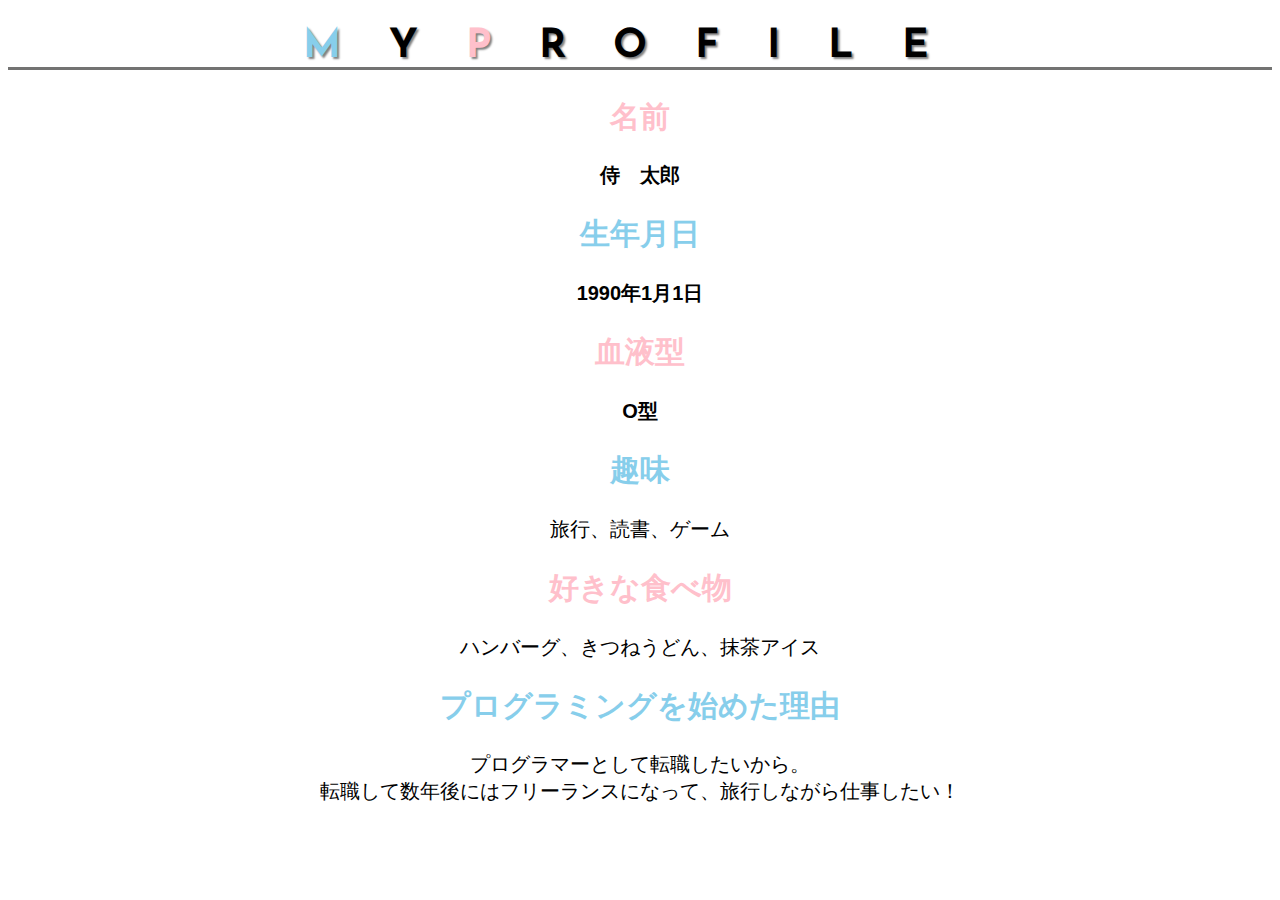
<file: kadai_014/kadai_014.html>
<!DOCTYPE html>
<html>
  <head>
    <title>14章課題</title>
    <meta name="description" content="このページは14章の課題です">
    <meta charset="utf-8">
    <link rel="stylesheet" href="style.css">
    <link rel="preconnect" href="https://fonts.googleapis.com">
    <link rel="preconnect" href="https://fonts.gstatic.com" crossorigin>
    <link href="https://fonts.googleapis.com/css2?family=Josefin+Sans:ital,wght@0,100..700;1,100..700&display=swap" rel="stylesheet">
  </head>
  <body>
    <h1><span class="color-skyblue">M</span>Y<span class="color-pink">P</span>ROFILE</h1>
    <div id="parent">
    <h2 class="pink">名前</h2>
    <p>侍　太郎</p>
    <h2 class="skyblue">生年月日</h2>
    <p>1990年1月1日</p>
    <h2 class="pink">血液型</h2>
    <p>O型</p>
    </div>
    <h2 class="skyblue">趣味</h2>
    <p>旅行、読書、ゲーム</p>
    <h2 class="pink">好きな食べ物</h2>
    <p>ハンバーグ、きつねうどん、抹茶アイス</p>
    <h2 class="skyblue">プログラミングを始めた理由</h2>
    <p>プログラマーとして転職したいから。<br>
      転職して数年後にはフリーランスになって、旅行しながら仕事したい！</p>
  </body>
</html>
</file>
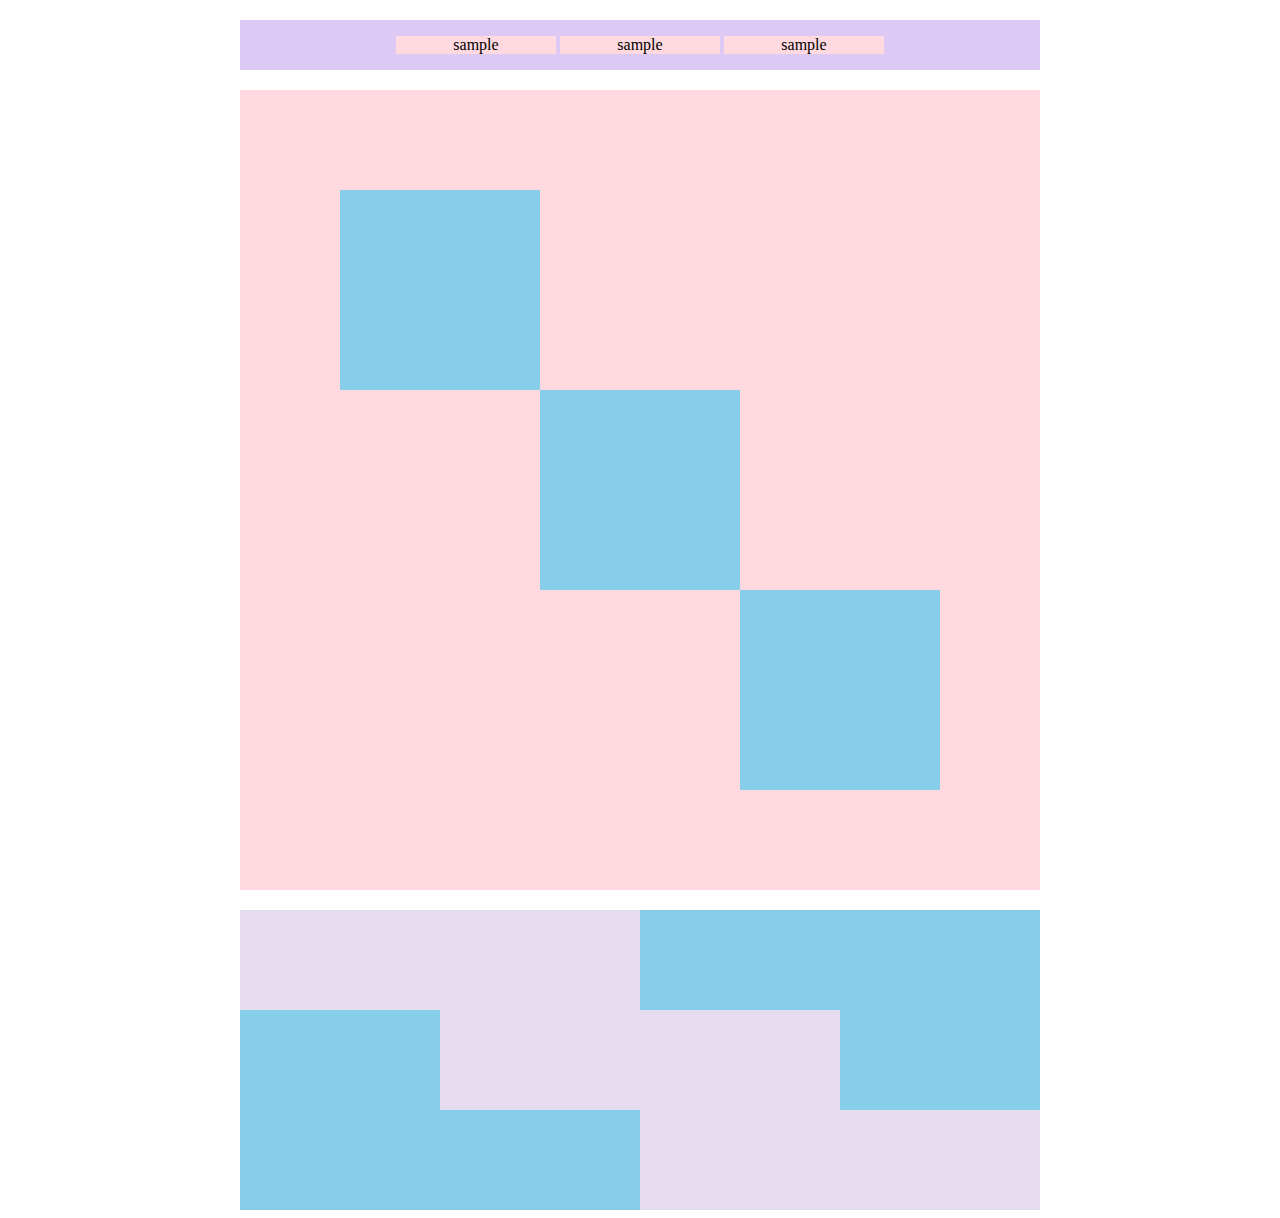
<file: kadai_018/kadai_018.html>
<!DOCTYPE html>
<html>
  <head>
    <title>タイトルです</title>
    <meta name="description" content="このページは18章の課題です">
    <meta charset="utf-8">
    <link rel="stylesheet" href="style.css">
  </head>
  <body>
    <div id="top">
      <p class="top-child">sample</p>
      <p class="top-child">sample</p>
      <p class="top-child">sample</p>
    </div>
    <div id="middle">
      <div id="middle-child01"></div>
        <div id="middle-child02"></div>
          <div id="middle-child03"></div>
    </div>
    <div id="bottom">
      <div id="bottom-child01"></div>
        <div id="bottom-child02"></div>
          <div id="bottom-child03"></div>
    </div>
  </body>
</html>
</file>
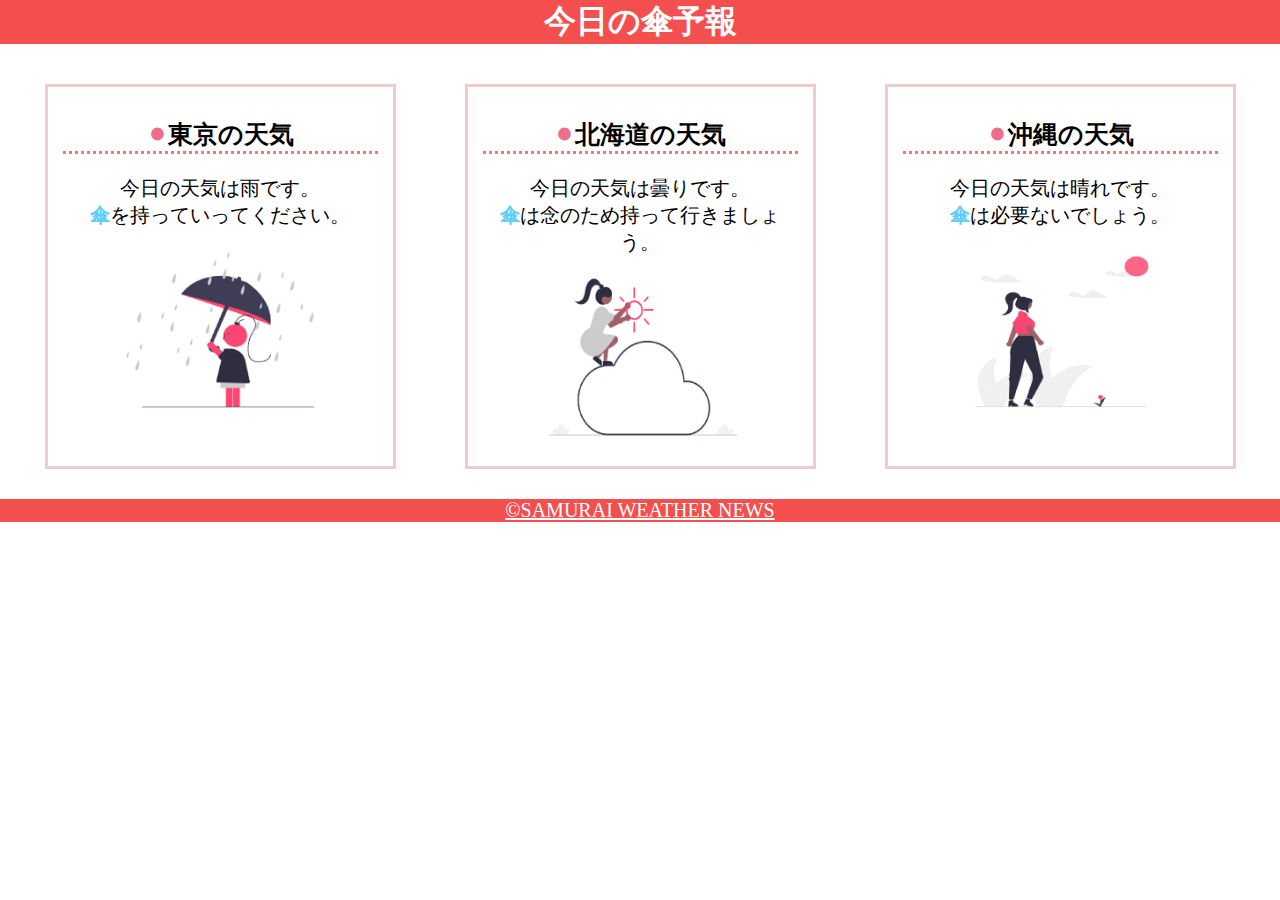
<file: kadai_022/kadai_022.html>
<!DOCTYPE html>
<html>
  <head>
    <title>22章課題</title>
    <meta name="description" content="このページは22章の課題です">
    <meta charset="utf-8">
    <link rel="stylesheet" href="style.css">
    <meta name="viewport" content="width=device-width, initial-scale=1.0">
  </head>
  <body>
    <header>
      <h1>今日の傘予報</h1>
    </header>
    <main>
      <div id="parent">
        <div class="contents">
          <h2>東京の天気</h2>
          <p>今日の天気は雨です。</p>
          <p>傘を持っていってください。</p>
          <img src="images/rainy.png">
        </div>
        <div class="contents">
          <h2>北海道の天気</h2>
          <p>今日の天気は曇りです。</p>
          <p>傘は念のため持って行きましょう。</p>
          <img src="images/cloudy.png">
        </div>
        <div class="contents">
          <h2>沖縄の天気</h2>
          <p>今日の天気は晴れです。</p>
          <p>傘は必要ないでしょう。</p>
          <img src="images/sunny.png">
        </div>
      </div>
    </main>
    <footer>
      <a href="https://www.sejuku.net/corp/">&copy;SAMURAI WEATHER NEWS
      </a>
    </footer>
  </body>
</html>
</file>
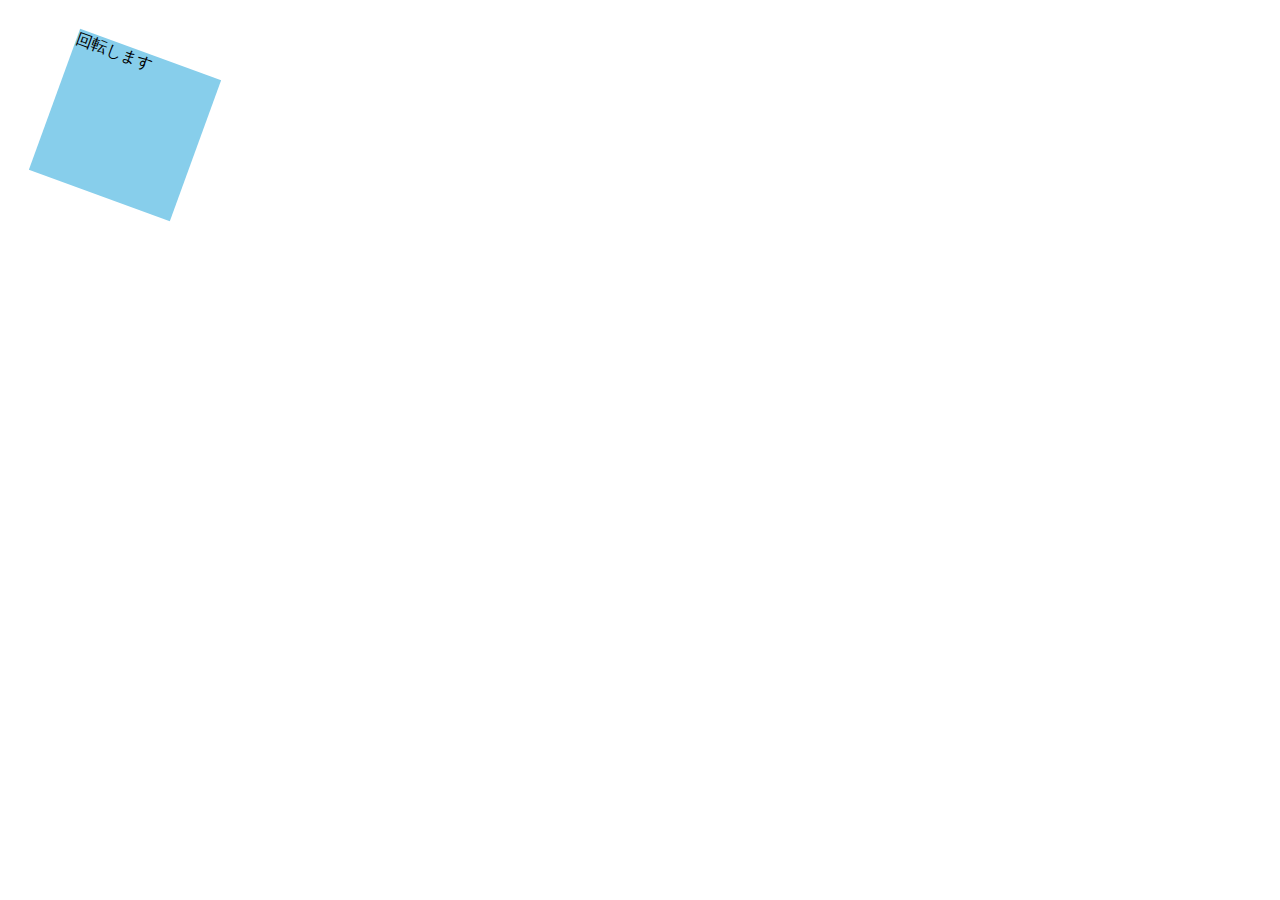
<file: kadai_mdn_css/mdn.html>
<!DOCTYPE html>
<html>

  <head>
    <title>図形の回転</title>
    <style>
      div{
        position: absolute;
        left: 50px;
        top: 50px;
        width: 150px;
        height: 150px;
        background-color: skyblue;
      }
        .rotate{
          transform: rotate(20deg);
        }
    </style>
  </head>

  <body>
    <div class="rotate">
      回転します
    </div>
  </body>
</html>
</file>
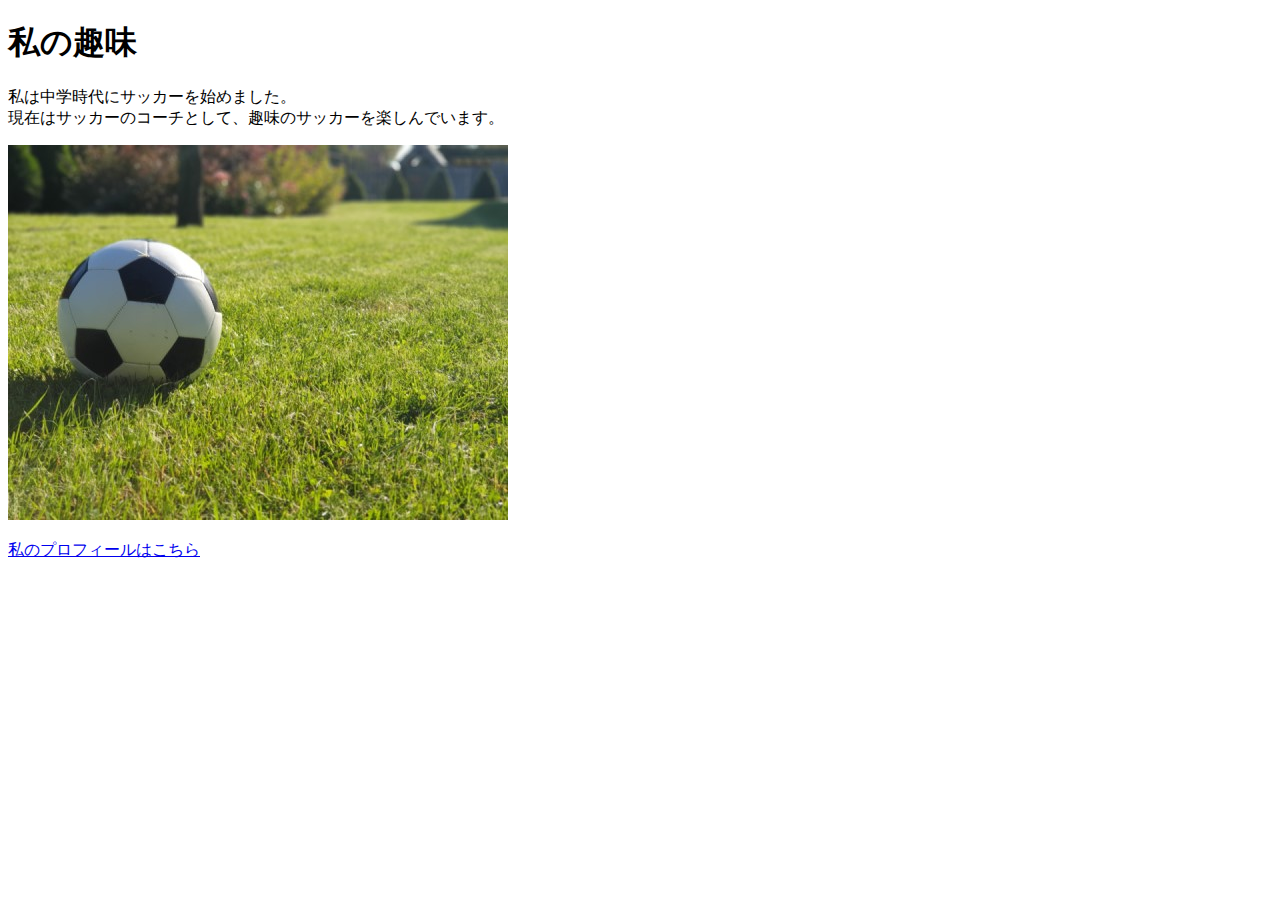
<file: kadai_005/html/kadai_005.html>
<!DOCTYPE html>
<html>
  <head>
    <title>5章課題</title>
    <meta name="description" content="このページは5章の課題です."
    <meta charset="utf-8">
  </head>
  <body>
    <h1>私の趣味</h1>
    <p>私は中学時代にサッカーを始めました。
      <br>現在はサッカーのコーチとして、趣味のサッカーを楽しんでいます。</p>
      <img src="../images/sample.jpg" alt="課題用素材"<br>
      <p><a href="https://twitter.com/samuraijuku">私のプロフィールはこちら</a></p>
  </body>
</html>
</file>
<file: kadai_tutorial_output/style.css>
/* PC、スマホ共通スタイル */
*{
  box-sizing: border-box;
}
p{
  font-size: 15px;
}
body{
  max-width: 1080px;
  margin: 0 auto 0 auto;
  font-family: "Source Sans Pro", "Hiragino Kaku Gothic ProN", Meiryo, Arial, sans-serif;
}
/* ヘッダー */
header{
  display: flex;
  justify-content: space-between;
}
/* ナビゲーションのレイアウト */
#nav-pc{
  font-size: 14px;
}
#nav-pc ul{
  display: flex;
  padding-left: 0;
}
#nav-pc li{
  list-style: none;
}
/* ナビゲーションのリンクの装飾設定 */
#nav-pc a{
  text-decoration: none;
  margin-left: 20px;
  color: #0d0d0d
}
#nav-pc a:hover{
  text-decoration: underline;
}
/* メインビジュアル */
#main-visual{
  position: relative;
  height: 470px;
}
#main-message{
  position:absolute;
  top:0;
  left: 0;
  background-color: #2710d5;
  color: #ffffff;
  border-radius: 0 0 476px 0;
  max-width: 620px;
  height: 100%;
  width :100%;
  z-index: 11;
}
#main-message > h1{
  font-size: 60px;
  margin: 100px 0 0 50px;
}
#main-message > p{
  font-size: 28px;
  margin: 0 0 0 50px;
}
#main-visual > img{
  max-width: 620px;
  border-radius: 476px 0 0 0;
  position: absolute;
  top: 0;
  right: 0;
  z-index: 10;
}
/* 見出し */
h2{
  margin: 40px 0 0 0;
}
h2::after{
  content: url("images/line.png");
  margin-left: 10px;
}
h3{
  font-size: 27px;
}
/* ミッション */
#mission{
  margin: 80px auto 80px auto;
}
#mission-flex{
  display: flex;
}
#mission-flex > div{
  width: 50%;
  margin: 20px;
}
#mission-photo{
  width: 100%;
}
#s2dgs{
  margin-top: 50px;
  width: 100%;
}
/* プロダクト */
#product{
  background-color: #fafafa;
  margin: 80px 0 80px 0;
  padding: 10px 40px 0px 40px;
}
/* 外枠 */
#product .product-flex{
  margin-top: 40px;
  display: flex;
}
/* 左のカラム */
#product-left{
  width: 50%;
  margin-right: 20px;
}
/* 右のカラム */
#product-right{
  width: 50%;
  margin-left: 20px;
  margin-top: 80px;
}
/* 画像＋説明の枠 */
#product-left > div{
  position: relative;
  height: 480px;
  margin-right: 20px;
}
#product-right > div{
  position: relative;
  height: 480px;
  margin-left: 20px;
}
/* 画像 */
.product-photo{
  width: 100%;
}
/* 説明文の枠 */
.product-explain{
  background-color: #ffffff;
  position: absolute;
  left: 0;
  bottom: 50px;
  margin: 0 40px 0 40px;
  padding: 20px;
  box-shadow: 5px 5px 10px rgba(0, 0, 0, 0.05);
}
/* 説明文の英語 */
.product-explain > span{
  color: #2710d5;
  font-weight: bold;
  font-size: 16px;
  margin: 0;
}
/* 説明文の見出し */
.product-explain > h3{
  margin: 5px 0 5px 0;
}
/* 説明文 */
.product-explain > p{
  font-size: 14px;
  margin: 0;
}
/* もっとみるボタン */
#product-more{
  text-align: center;
}
#product-more a{
  position: relative;
  bottom: -42px;
}
/* ABOUT US */
#aboutus{
  margin: 80px auto 80px auto;
}
/* 3つの組織文化と画像を入れる枠 */
#aboutus > div{
  display: flex;
}
/* 画像 */
.culture-img{
  width:50%;
  align-self: flex-start;
}
.culture-img2{
  margin-top: 50px;
  width: 100%;
}
/* 3つの組織文化の表 */
.culture-table{
  margin-right: 50px;
}
/* 番号 */
.culture-num{
  font-size: 80px;
  color: #2710d5;
  padding: 0 20px 0 0;
}
/* 見出し */
.culture-table th{
  text-align: left;
  font-size: 28px;
  font-weight: bold;
}
/* 組織文化英語 */
.culture-en{
  color: #2710d5;
  font-size: 24px;
}
/* 説明文 */
.culture-description{
  margin: 0;
}
/* ビジョン */
#vision{
  margin: 80px auto 80px auto;
}
/* セクション内の外枠 */
#vision > div{
  display: flex;
  justify-content: space-between;
  flex-wrap: wrap;
}
/* 7つの行動指針の枠 */
.vision-box{
  width: 300px;
  height: 300px;
  margin-bottom: 30px;
  position: relative;
}
.vision-box > img{
  width: 100%;
  position: relative;
  z-index: 30;
}
.vision-box > div{
  position: absolute;
  top: 0;
  left: 0;
  z-index: 31;
  margin-right: 20px;
}
.vision-box > div > h4{
  color: #2710d5;
  font-size: 19px;
  margin: 80px 0 0 0;
}
.vision-box > div > h4::first-letter{
  font-size: 40px;
}
.vision-box > div > h5{
  font-size: 20px;
  margin: 0 0 0 0;
}
.vision-box > div > p{
  margin: 10px 0 0 0;
}
/* 会社概要 */
#company{
  margin: 80px auto 80px auto;
}
#company-table{
  width: 100%;
}
.tableheader{
  text-align: left;
  padding: 20px;
  border-bottom-color: #2710d5;
  border-bottom-width: 1px;
  border-bottom-style: solid;
  width: 100px;
}
.tableheader-first{
  border-top-color: #2710d5;
  border-top-width:1px;
  border-top-style: solid;
}
.cell{
  padding: 30px;
  border-bottom-color: #ececec;
  border-bottom-width: 1px;
  border-bottom-style: solid;
}
.cell-first{
  border-top-color: #ececec;
  border-top-width: 1px;
  border-top-style: solid;
}
#company > iframe{
  width: 100%;
  height: 368px;
  margin-top: 40px;
}
/* お問い合わせ */
#contact{
  margin: 80px auto 80px auto;
}
/* 外枠 */
#contact > form > div{
  display: flex;
  flex-direction: row;
  flex-wrap: wrap;
  padding-bottom: 30px;
}
/* 左例の見出し */
.contact-heading{
  width: 240px;
  align-self: center;
}
/* 見出しのラベル */
.contact-label{
  font-weight: bold;
}
/* 必須 */
.contact-span{
  color: #ce2222;
  margin: 0 0 0 20px;
  font-weight: bold;
}
/* テキストボックス */
.contact-textbox{
  border-top: 0px;
  border-left: 0px;
  border-right: 0px;
  border-bottom-width: 1px;
  border-bottom-color: #707070;
  border-style: solid;
  background-color: #fafafa;
  width: 400px;
  height: 56px;
}
/* お問い合わせ内容のテキストエリア */
.contact-textarea{
  border-top: 0px;
  border-left: 0px;
  border-right: 0px;
  border-bottom-width: 1px;
  border-bottom-color: #707070;
  background-color: #fafafa;
  width: 400px;
  height: 200px;
}
/* 個人情報の取り扱い */
#contact dt{
  font-weight: bold;
}
#contact dd{
  margin: 0 0 16px 0;
}
#contact dd p{
  margin: 0;
}
#contact dd ul{
  padding-left: 0;
}
#contact dd li{
  margin-bottom: 0;
  list-style: none;
}
/* フッター */
footer{
  background-color: #0d0d0d;
  text-align: center;
  padding: 80px 80px 30px 80px;
}
#footer-logo{
  margin-bottom: 30px;
}
#footer-link{
  margin-bottom: 50px;
}
#footer-link > a{
  text-decoration: none;
  margin: 10px;
  color: #ffffff;
}
#footer-link > a:hover{
  text-decoration: underline;
}
#sns-footer {
  display: flex;
  justify-content: space-between;
  text-align: left;
}
#sns-footer a{
  margin-right: 30px;
}
#copyright{
  color: #ffffff;
  margin: 0;
}
/* mission.html用スタイル */
/* ミッションのメインビジュアル */
.mission-main-inner{
  background-image: url("images/mission/mission-main.png");
  background-repeat: no-repeat;
  background-position-y: center;
}
#mission-title{
  background-color: #2710d5;
  width: 368px;
  color: #ffffff;
  height: 496px;
  border-radius: 0 248px 248px 0;
  position: relative;
}
#mission-title h1{
  position: absolute;
  top: 0;
  left: 100px;
  font-size: 80px;
  line-height: 1;
}
#mission-title h1 span{
  font-size: 26px;
}
#mission-title > p{
  position: absolute;
  top: 350px;
  left: 100px;
  font-size: 16px;
}
/* ミッションページ　S2DGsの設定 */
#mission-s2dgs{
  padding: 20px;
}
.mission-h2{
  color: #2710d5;
  font-size: 40px;
}
.mission-h2::after{
  content: none;
}
/* ミッションページ　5つのゴールの設定 */
#mission-five-goals{
  padding: 20px;
  display: flex;
}
#mission-five-goals .five-goals-image{
  width: 30%;
  padding: 20px;
}
#mission-five-goals .five-goals-image img{
  width: 100%;
}
#mission-five-goals .five-goals-read{
  width: 70%;
  padding: 20px;
}
#mission-five-goals .five-goals-read >div{
  margin-bottom: 40px;
}
.fivegoalsimage-right{
  float: right;
  margin: 20px;
}
.fivegoals-image-left{
  float: left;
  margin: 20px;
}
.fivegoals-number{
  color: #2710d5;
  font-size: 48px;
  font-weight: bold;
  margin: 0;
}
.fivegoals-h3{
  font-size: 28px;
  margin: 0;
}
.fivegoals-p{
  margin: 0;
}
/* プロダクトページ */
.product-main-inner{
  background-image: url(images/product/product-main.png);
  background-repeat: no-repeat;
  background-position-y: center;
}
#product-title{
  background-color: #2710d5;
  width: 368px;
  color: #ffffff;
  height: 496px;
  border-radius: 0 248px 248px 0;
  position: relative;
}
#product-title h1{
  position: absolute;
  top: 0;
  left: 100px;
  font-size: 80px;
  line-height: 1;
}
#product-title h1 span{
  font-size: 26px;
}
#product-title > p{
  position: absolute;
  top: 350px;
  left: 100px;
  font-size: 16px;
}
/* セクション */
.product-section{
  display: flex;
  padding: 20px 20px 0;
}
.product-section .product-section-img{
  width: 450px;
}
/* 左が画像のセクション */
.product-section-left .product-section-img img{
  width: 100%;
  padding: 0 40px 30px 0;
  border-radius: 0 432px 0 0;
}
.product-section-left .product-read{
  width: 50%;
  flex-grow: 1;
}
.product-section-left .product-read p{
  margin-bottom: 0;
}
/* 右が画像のセクション */
.product-section-right{
  justify-content: space-between;
}
.product-section-right .product-section-img img{
  width: 100%;
  padding: 0 0 30px 40px;
  border-radius: 432px 0 0 0;
}
.product-section-right .product-read{
  width: 500px;
}
.product-h2{
  color: #2710d5;
  font-size: 24px;
  margin: 0;
}
.product-h3{
  font-size: 28px;
  margin: 0;
}
/* スマホ用ナビを非表示 */
#nav-sp,
#menu-sp{
  display: none;
}
/* ===================
スマートフォン用のスタイル 
=====================*/
@media screen and (max-width: 767px) {
  /* PC用ナビゲーション非表示 */
  #nav-pc{
    display: none;
  }

/* ハンバーガーメニュー */
#menu-sp{
  display: block;
  background-color: transparent;
  float: right;
  padding: 0;
  border: none;
}
/* スマホ用ナビゲーションの表示切替 */
/* 初期状態、レイアウトと非表示設定 */
#nav-sp{
  background-color: #2710d5;
  position: fixed;
  left: 0;
  top: 0;
  height: 100%;
  width: 100%;
  display: none;
  z-index: 100;
}
/* ×ボタン */
#close{
  position: absolute;
  top: 20px;
  right: 20px;
  background-color: transparent;
  border: none;
}
#nav-sp nav ul{
  padding-left: 0;
}
#nav-sp nav li{
  list-style: none;
}
/* ナビゲーション用ロゴ */
#logo-sp{
  margin: 80px 0 30px 20px;
}
/* ナビゲーションリンクの装飾設定 */
#nav-sp nav a{
  display: block;
  color: #ffffff;
}
#nav-sp nav a:hover{
  text-decoration: underline;
}

#nav-sp .menu{
  text-decoration: none;
  margin: 0 20px 0 20px;
  height: 44px;
  font-size: 16px;
  background-image: url("images/arrow.png");
  background-repeat: no-repeat;
  background-position: right top;
}
#sns{
  position: absolute;
  bottom: 20px;
  left: 20px;
}
#sns > a{
  margin-right: 30px;
}
/* メインビジュアル */
#main-visual{
  position: relative;
  height: 470px;
}
#main-visual > div{
  text-align: center;
  height: 280px;
}
#main-visual h1{
  font-size: 28px;
  margin: 90px 0 0 0;
}
#main-visual > div p{
  margin: 0;
  font-size: 15px;
}
#main-visual > img{
  width: 100%;
  border-radius: 476px 0 0 0;
  top: auto;
  bottom: 0;
}
/* 見出し */
h2{
  margin: 15px 0 15px 0;
}
  h3{
    font-size: 24px;
    margin: 10px 0 0 0;
  }
  /* ミッション */
  #mission{
    margin: 20px 0 20px 0;
    padding: 0 20px 0 20px;
  }
  #mission-flex{
    flex-direction: column;
  }
  #mission-flex > div{
    width: 100%;
    margin: 0;
  }
  /* プロダクト */
  #product{
    margin: 0;
    padding: 10px 20px 0 20px;
  }
  /* 外枠 */
  #product .product-flex{
    flex-direction: column;
    margin-top: 0;
  }
  /* 左右のカラム　スマホでは縦並び */
  #product-left,
  #product-right{
    width: 100%;
    margin: 0;
  }
  /* 画像＋説明の枠 */
  #product-left > div,
  #product-right > div{
    height: auto;
    margin: 0;
  }
  /* 説明文の枠 */
  .product-explain{
    position: relative;
    margin: 0;
  }
  .product-explain > h3{
    margin: 10px 0 10px 0;
    font-size: 24px;
  }
  /* もっと見るボタン */
  #product-more{
    text-align: left;
  }
  /* ABOUT US */
  #aboutus{
    margin: 80px 20px 80px 20px;
  }
  #aboutus > div{
    flex-direction: column;
  }
  .culture-table th{
    font-size: 16px;
  }
  .culture-table{
    margin-right: 0;
    padding-right: 20px;
    order: 2;
  }
  .culture-img{
    width: 100%;
    order: 1;
  }
  .culture-img2{
    margin-top: 0;
  }
  .culture-num{
    padding: 0;
  }
  .culture-description{
    margin: 0;
  }
  /* ビジョン */
  #vision{
    margin: 80px 20px 80px 20px;
  }
  .vision-box > img{
    position: absolute;
    top: 0;
    left: 0;
  }
  .vision-box > div > h4{
    margin: 60px 0 0 0;
  }
  /* 会社概要 */
  #company{
    margin: 0 20px 0 20px;
  }
  #company > h3{
    margin-bottom: 20px;
  }
  .tableheader{
    width: 50px;
  }
  .cell{
    padding: 20px;
  }
  #company > iframe{
    height: 240px;
  }
  /* お問い合わせ */
  #contact{
    margin: 80px 20px 80px 20px;
  }
  #contact > h3{
    margin-bottom: 20px;
  }
  #contact > form >div{
    flex-direction: column;
    margin-bottom: 20px;
  }
  .contact-heading{
    align-self: auto;
    margin-bottom: 20px;
  }
  .contact-textbox{
    min-width: 300px;
    width: 100%;
  }
  .contact-textarea{
    height: 150px;
    width: 100%;
  }
  .radiobutton{
    margin-bottom: 20px;
  }
  /* フッター */
  footer{
    padding: 30px 20px 50px 20px;
    text-align: left;
  }
  #footer-link > a{
    margin: 0 20px 30px 0;
    display: block;
    background-image: url("images/arrow.png");
    background-repeat: no-repeat;
    background-position: right top;
  }
  #footer-link > a:hover{
    text-decoration: underline;
  }
  #sns-footer{
    flex-direction: column;
    justify-content: flex-start;
  }
  #copyright{
    font-size: 12px;
    margin-top: 30px;
  }
  /* mission.html用スタイル */
  /* ミッションのメインビジュアル */
  #mission-main{
    height: 256px;
    margin-top: 4%;
    position: relative;
  }
  .mission-main-inner{
    height: 80%;
    background-size: cover;
  }
  #mission-title{
    width: 136px;
    height: 256px;
    position: absolute;
    top: -10%;
  }
  #mission-title h1{
    left: 20px;
    font-size: 40px;
  }
  #mission-title h1 span{
    font-size: 18px;
  }
  #mission-title > p{
    top: 180px;
    left: 20px;
    font-size: 13px;
  }
  /* ミッションページ　S2DGSの設定 */
  .mission-h2{
    font-size: 38px;
    margin: 0px;
  }
  .mission-h2::after{
    content: none;
  }
  #mission-s2dgs > img{
    width: 100%;
  }
  /* ミッションページ　5つのゴールの設定 */
  #mission-five-goals{
    flex-direction: column;
  }
  #mission-five-goals > div{
    padding: 0;
  }
  #mission-five-goals .five-goals-image, 
  #mission-five-goals .five-goals-read{
    width: 100%;
    padding: 0;
  }
  #mission-five-goals .five-goals-read > div{
    display: flex;
    flex-direction: column;
  }
  .fivegoals-image-right,
  .fivegoals-image-left{
    align-self: center;
  }
  /* プロダクトページ */
  #product-main{
    height: 256px;
    margin-top: 4%;
    position: relative;
  }
  .product-main-inner{
    height: 80%;
    background-size: cover;
  }
  #product-title{
    width: 136px;
    height: 256px;
    position: absolute;
    top: -10%;
  }
  #product-title h1 {
    left: 20px;
    font-size: 40px;
  }
  #product-title h1 span{
    font-size: 18px;
  }
  #product-title > p{
    top: 180px;
    left: 20px;
    font-size: 13px;
  }
  /* セクション */
  .product-section{
    flex-direction:column;
  }
  .product-section .product-section img{
    width: 100%;
  }
  .product-section .product-section-img img{
    width: 100%;
    padding: 0;
  }
  /* 左が画像のセクション */
  .product-section-left .product-section-img{
    border-radius: 0 300px 0 0;
  }
  .product-section-left .product-read{
    width: 100%;
    flex-grow: 1;
  }
  /* 右が画像のセクション */
  .product-section-right .product-section-img img{
    order: 1;
    border-radius: 300px 0 0 0;
  }
  .product-section-right .product-read{
    order: 2;
    width: 100%;
  }
}
</file>
<file: socialtech-kadai_012/style.css>
/* PC、スマホ共通スタイル */
body {
  font-family: "Source Sans Pro", "Hiragino Kaku Gothic ProN", Meiryo, Arial,
    sans-serif;
}

p {
  font-size: 15px;
}

/*================
PC用のスタイル 
=================*/
/* 横幅設定 */
body {
  max-width: 1080px;
  min-width: 960px;
  margin: 0 auto 0 auto;
}

/* ヘッダー */
header {
  display: flex;
  justify-content: space-between;
}

/* ナビゲーションのレイアウト */
#nav-pc {
  text-align: right;
  font-size: 14px;
  padding-top: 15px;
}

/* ナビゲーションのリンクの装飾設定 */
#nav-pc>a {
  text-decoration: none;
  margin-left: 20px;
}

#nav-pc>a:link {
  color: #0d0d0d;
}

#nav-pc>a:visited {
  color: #0d0d0d;
}

#nav-pc>a:hover {
  color: #0d0d0d;
  text-decoration: underline;
}

#nav-pc>a:active {
  color: #0d0d0d;
}

/* メインビジュアル*/
#main-visual {
  position: relative;
  height: 400px;
}

#main-message {
  position: absolute;
  top: 0;
  left: 0;
  background-color: #2710d5;
  color: #ffffff;
  border-radius: 0 0 476px 0;
  max-width: 620px;
  height: 100%;
  width: 100%;
  z-index: 11;
}

#main-message>h1 {
  font-size: 60px;
  font-weight: bold;
  margin: 100px 0 0 50px;
}

#main-message>p {
  font-size: 28px;
  margin: 0 0 0 50px;
}

#main-visual>img {
  max-width: 620px;
  border-radius: 476px 0 0 0;
  position: absolute;
  top: 0;
  right: 0;
  z-index: 10;
}

/* 見出し */
h2 {
  margin: 40px 0 0 0;
}

h2::after {
  content: url("images/line.png");
  margin-left: 10px;
}

h3 {
  font-size: 27px;
}

/* ミッション */
#mission {
  margin: 80px auto 80px auto;
  width: 100%;
}

#mission-flex {
  width: 100%;
  display: flex;
}

#mission-flex>div {
  width: 50%;
  margin: 20px;
}

#mission-photo {
  width: 100%;
}

#s2dgs {
  margin-top: 50px;
}

/* プロダクト */
#product {
  background-color: #fafafa;
  width: 100%;
  margin: 80px 0 80px 0;
  padding: 10px 40px 0px 40px;
}

/* 外枠 */
#product>div {
  margin-top: 40px;
  display: flex;
}

/* 左のカラム */
#product-left {
  width: 50%;
  margin-right: 20px;
}

/* 右のカラム */
#product-right {
  width: 50%;
  margin-left: 20px;
  margin-top: 80px;
}

/* 画像＋説明の枠 */
#product-left>div {
  position: relative;
  height: 480px;
  margin-right: 20px;
}

#product-right>div {
  position: relative;
  height: 480px;
  margin-left: 20px;
}

/* 画像 */
.product-photo {
  width: 100%;
}

/* 説明文の枠 */
.product-explain {
  background-color: #ffffff;
  position: absolute;
  left: 0;
  top: 280px;
  margin: 0 40px 0 40px;
  padding: 20px;
  box-shadow: 5px 5px 10px rgba(0, 0, 0, 0.05);
}

/* 説明文の英語 */
.product-explain>span {
  color: #2710d5;
  font-weight: bold;
  font-size: 16px;
  margin: 0;
}

/* 説明文の見出し */
.product-explain>h3 {
  margin: 5px 0 5px 0;
}

/* 説明文 */
.product-explain>p {
  margin: 0;
}

/* 「もっとみる」ボタン */
#product-more {
  margin: 0 auto -42px auto;
}

/* ABOUT US */
#aboutus {
  margin: 80px auto 80px auto;
}

/* 3つの組織文化と画像を入れる枠 */
#aboutus>div {
  display: flex;
}

/* 画像 */
.culture-img {
  width: 100%;
  align-self: flex-start;
}

.culture-img2 {
  margin-top: 50px;
  width: 100%;
}

/* 3つの組織文化の表 */
.culture-table {
  max-width: 500px;
  margin-right: 50px;
}

/* 番号 */
.culture-num {
  font-size: 80px;
  color: #2710d5;
  margin: 0 20px 0 0;
}

/* 組織文化英語 */
.culture-en {
  color: #2710d5;
  font-weight: bold;
  font-size: 24px;
  display: block;
}

/* 組織文化日本語 */
.culture-jp {
  font-size: 28px;
  font-weight: bold;
}

/* 説明文 */
.culture-description {
  margin: 0;
}

/* ビジョン */
#vision {
  margin: 80px auto 80px auto;
}

/* セクション内の外枠 */
#vision>div {
  width: 100%;
  display: flex;
  justify-content: space-between;
  flex-wrap: wrap;
}

/* 7つの行動指針の枠 */
.vision-box {
  width: 300px;
  height: 300px;
  margin-bottom: 30px;
  position: relative;
}

.vision-box>img {
  width: 100%;
  height: auto;
  position: absolute;
  top: 0;
  left: 0;
  z-index: 30;
}

.vision-box>span {
  position: absolute;
  top: 0;
  left: 0;
  z-index: 31;
  margin-right: 20px;
}

.vision-box>span>h4 {
  color: #2710d5;
  font-size: 19px;
  margin: 80px 0 0 0;
  Ï
}

.vision-box>span>h4::first-letter {
  font-size: 40px;
}

.vision-box>span>h5 {
  font-size: 20px;
  margin: 0 0 0 0;
}

.vision-box>span>p {
  margin: 10px 0 0 0;
}

/* 会社概要 */
#company {
  margin: 80px auto 80px auto;
}

#company-table {
  width: 100%;
}

.tableheader {
  text-align: left;
  padding: 20px;
  border-bottom-color: #2710d5;
  border-bottom-width: 1px;
  border-bottom-style: solid;
  width: 100px;
}

.tableheader-first {
  text-align: left;
  padding: 20px;
  border-bottom-color: #2710d5;
  border-bottom-width: 1px;
  border-bottom-style: solid;
  border-top-color: #2710d5;
  border-top-width: 1px;
  border-top-style: solid;
  width: 100px;
}

.cell {
  padding: 30px;
  border-bottom-color: #ececec;
  border-bottom-width: 1px;
  border-bottom-style: solid;
}

.cell-first {
  padding: 30px;
  border-bottom-color: #ececec;
  border-bottom-width: 1px;
  border-bottom-style: solid;
  border-top-color: #ececec;
  border-top-width: 1px;
  border-top-style: solid;
}

#company>iframe {
  width: 100%;
  height: 368px;
  margin-top: 40px;
}

/* お問い合わせ */
#contact {
  margin: 80px auto 80px auto;
}

/* 外枠 */
#contact>form>div {
  display: flex;
  flex-direction: row;
  flex-wrap: wrap;
  padding-bottom: 30px;
}

/* 左列の見出し */
.contact-heading {
  width: 240px;
  align-self: center;
}

/* 見出しのラベル */
.contact-label {
  font-weight: bold;
}

/* 必須 */
.contact-span {
  color: #ce2222;
  margin: 0 0 0 20px;
  font-weight: bold;
}

/* テキストボックス */
.contact-textbox {
  border-top: 0;
  border-left: 0;
  border-right: 0;
  border-bottom-width: 1px;
  border-bottom-color: #707070;
  border-bottom-style: solid;
  background-color: #fafafa;
  width: 400px;
  height: 56px;
}

/* お問い合わせ内容のテキストエリア */
.contact-textarea {
  border-top: 0;
  border-left: 0;
  border-right: 0;
  border-bottom-width: 1px;
  border-bottom-color: #707070;
  border-bottom-style: solid;
  background-color: #fafafa;
  width: 400px;
  height: 200px;
}

/* 個人情報の取り扱い */
details {
  width: 700px;
}

details>div {
  background-color: #fafafa;
  padding: 20px;
}

details>div>span {
  font-weight: bold;
}

/* フッター */
footer {
  background-color: #0d0d0d;
  text-align: center;
  padding: 80px 80px 30px 80px;
}

#footer-logo {
  margin-bottom: 30px;
}

#footer-link {
  margin-bottom: 50px;
}
#footer-link > a {
  text-decoration: none;
  margin: 10px;
}
#footer-link > a:link {
  color: #ffffff;
}
#footer-link > a:visited {
  color: #ffffff;
}
#footer-link > a:hover {
  color: #ffffff;
  text-decoration: underline;
}
#footer-link > a:active {
  color: #ffffff;
}

#sns-footer {
  text-align: left;
  width: 100%;
}

#sns-footer > a {
  margin-right: 30px;
}

#copyright {
  color: #ffffff;
  float: right;
}
  #cases{
margin: 40px 0;
  width: 100%;
}
ul{
  display: flex;
  list-style: none;
}
li{
  width: 33%;
  margin: 20px;
}
.case-card{
  background-color: #FFFFFF;
  min-height: 400px;
  box-shadow: 5px 5px 15px  rgba(0,0,0,0.2);
}
.case-img{
  width: 100%;
}
.case-info{
  padding: 10px 20px;
}
.case-name{
  color: #2710d5;
  font-size: 19px;
}
.case-content{
  font-size: 14px;
}
</file>
<file: kadai_014/style.css>
body{
  font-family: "Arial","Meiryo",sans-serif;
}
h1{
  font-family: "Josefin Sans", sans-serif;
  font-optical-sizing: auto;
  font-weight: <weight>;
  font-style: normal;
}
html{
  font-size: 20px; text-align: center;
}
h1{
  font-size: 2rem; letter-spacing: 1.2em; text-shadow: 2px 2px 2px gray;
  border-bottom:solid 3px rgb(115, 115, 114);
}
.color-skyblue{
  color: skyblue;
}
.color-pink{
  color: rgb(255, 192, 203) ;
}
.pink{
  color: rgb(255, 192, 203) ;
}
.skyblue{
  color: skyblue;
}
#parent p{
  font-weight: bold;
}
</file>
<file: kadai_018/style.css>
#top{
  width: 800px;
  background-color: #dcc9f4;
  margin: 20px auto;
  text-align: center;
}
.top-child{
  display:inline-block;
  width: 20%;
  background-color: #ffd9df;
  
  }
#middle{
  position: relative;
  width: 800px;
  height: 800px;
  margin: 20px auto;
  text-align: center;
  background-color: #ffd9df ;
}
#middle-child01, #middle-child02, #middle-child03{
  width: 200px;
  height: 200px;
  background-color: #87ceeb;
}
#middle-child01{
  position: absolute;
  top: 100px;
  left: 100px;
}
#middle-child02{
  position: absolute;
  top: 300px;
  left: 300px;
}
#middle-child03{
  position: absolute;
  top: 500px;
  left: 500px;
}
#bottom{
  width: 800px;
  height: 300px;
  margin-left: auto;
  margin-right: auto;
  background-color: #87ceeb;
}
#bottom-child01, #bottom-child02, #bottom-child03{
  width: 400px;
  height: 100px;
  background-color: #e5dcf0;
}
#bottom-child02{
  position: relative;
  left: 200px;
}
#bottom-child03{
  position: relative;
  left: 400px;
}
</file>
<file: kadai_022/style.css>
h1,p,body{
  margin: 0;
}
p,a{
  font-size: 20px;
}
header{
  margin-bottom: 20px;
  background-color:  rgb(244, 79, 79);
  text-align: center;
}
h1{
  color: rgb(255, 255, 255)
}
main{
  margin: 10px;
}
#parent{
  display: flex;
  justify-content: space-around;
}
.contents{
  border: solid 3px rgb(238, 204, 204);
  flex-basis: 25%;
  padding: 10px 15px;
  margin: 20px 0;
  text-align: center;
}
h2{
  font-size: 25px;
  border-bottom: dotted 3px rgb(236, 122, 122);
}
h2::before{
  content: "⚫︎";
  color: rgb(239, 111, 139);
}
div p:nth-child(3)::first-letter{
  font-weight: bold;
  color: rgb(97, 206, 249);
}
img{
  margin: 10px 0;
  width: 70%;
}
footer{
  background-color: rgb(244, 79, 79);
  text-align: center;
}
a:link{
  color: rgb(255, 255, 255);
}
a:visited{
  color: rgb(193, 234, 251);
}
a:hover{
  color: rgb(245, 178, 168);
}
@media screen and (max-width: 768px) {
  h2{
    font-size: 30px;
  }
  p{
    font-size: 25px;
  }
 #parent{
  flex-direction: column;
 }
}
</file>
